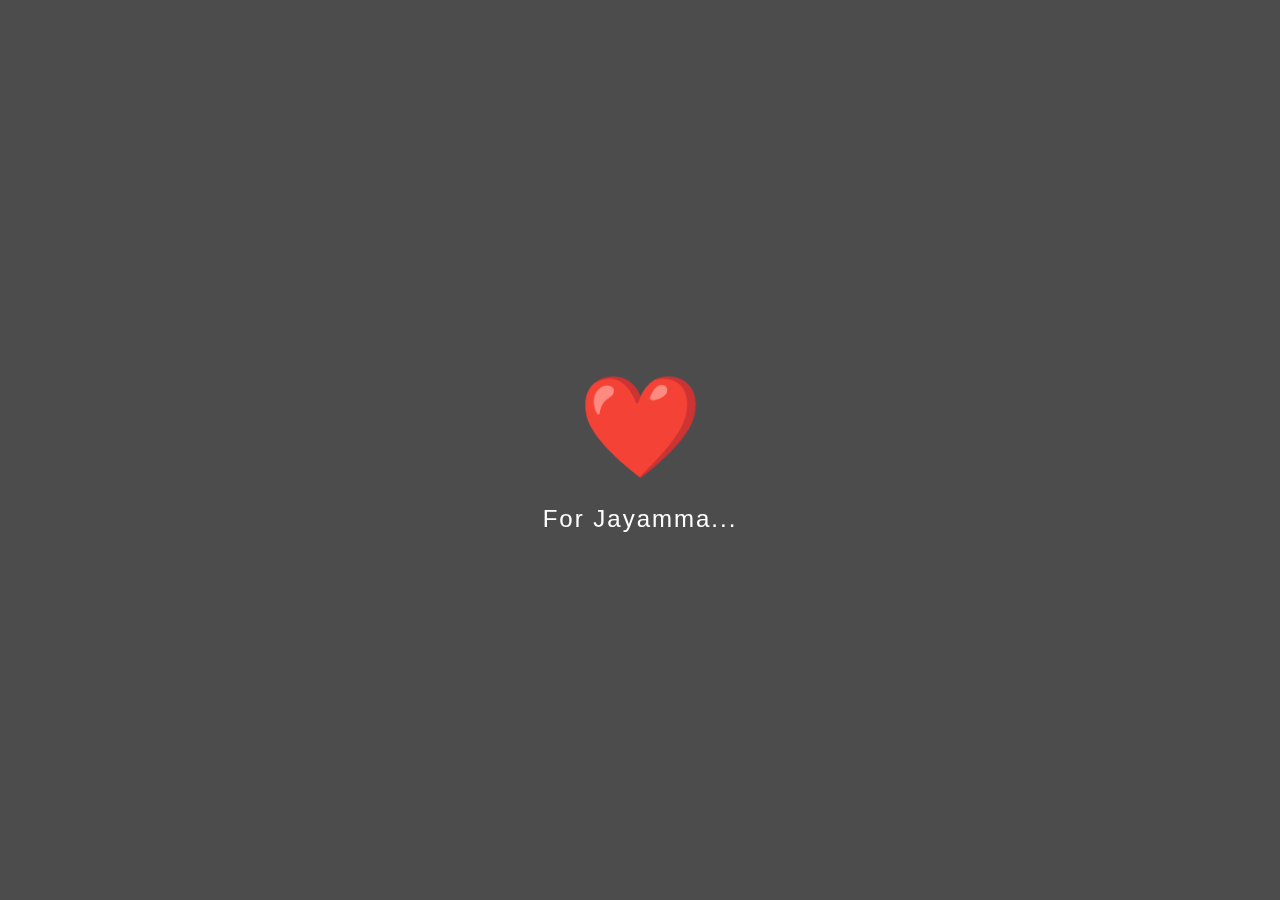
<file: index.html>
<!DOCTYPE html>
<html lang="en">
<head>

 <link href="https://fonts.googleapis.com/css2?family=Hind+Guntur:wght@300;400;500;600;700&display=swap" rel="stylesheet">
    <meta charset="UTF-8">
    <meta name="viewport" content="width=device-width, initial-scale=1.0">
    <title>A Letter For You</title>
    <style>
        @import url('https://fonts.googleapis.com/css2?family=Indie+Flower&display=swap');
        
        :root {
            --background-color: #fff;
            --text-color: #333;
            --accent-color: #e74c3c;
            --letter-bg: #f3e9d8;
            --letter-shadow: 0 10px 30px rgba(0,0,0,0.15);
            --overlay-bg: rgba(0,0,0,0.7);
            --ink-color: #2c3e50;
        }
        
        [data-theme="dark"] {
            --background-color: #222;
            --text-color: #eee;
            --accent-color: #ff6b6b;
            --letter-bg: #4d3e2d;
            --letter-shadow: 0 10px 30px rgba(0,0,0,0.3);
            --overlay-bg: rgba(0,0,0,0.85);
            --ink-color: #ecf0f1;
        }
        
        body, html {
            margin: 0;
            padding: 0;
            font-family: 'Segoe UI', Tahoma, Geneva, Verdana, sans-serif;
            width: 100%;
            height: 100%;
            background-color: var(--background-color);
            color: var(--text-color);
            transition: background-color 0.5s, color 0.5s;
        }
        
        .letter-overlay {
            display: none;
            position: fixed;
            top: 0;
            left: 0;
            width: 100%;
            height: 100%;
            background-color: var(--overlay-bg);
            z-index: 1000;
            align-items: center;
            justify-content: center;
            opacity: 0;
            transition: opacity 0.5s;
        }
        
        .letter-container {
            position: relative;
            max-width: 90%;
            width: 600px;
            max-height: 85vh;
            background-color: var(--letter-bg);
            padding: 40px;
            border-radius: 5px;
            box-shadow: var(--letter-shadow);
            overflow-y: auto;
            transform: translateY(50px);
            opacity: 0;
            transition: transform 1s, opacity 1s;
            background-image: 
                linear-gradient(90deg, rgba(0,0,0,0.03) 1px, transparent 1px),
                linear-gradient(rgba(0,0,0,0.03) 1px, transparent 1px);
            background-size: 20px 20px;
        }
        
        /* Old paper texture and stains */
        .letter-container::before {
            content: '';
            position: absolute;
            top: 0;
            left: 0;
            width: 100%;
            height: 100%;
            background-image: url('[data-uri]...'); /* Base64 data for texture */
            opacity: 0.2;
            pointer-events: none;
            border-radius: 5px;
        }
        
        /* Coffee stain */
        .letter-container::after {
            content: '';
            position: absolute;
            top: 10%;
            right: 15%;
            width: 100px;
            height: 100px;
            background-image: url('[data-uri]');
            opacity: 0.7;
            transform: rotate(15deg);
            pointer-events: none;
        }
        
        .letter-header {
            text-align: right;
            margin-bottom: 20px;
            font-style: italic;
            color: var(--accent-color);
        }
        
        .letter-content {
            font-family: 'Indie Flower', cursive;
            font-size: 1.3rem;
            line-height: 1.8;
            margin-bottom: 30px;
            color: var(--ink-color);
            position: relative;
            z-index: 2;
            text-shadow: 0.5px 0.5px 1px rgba(0,0,0,0.1);
            word-spacing: 2px;
        }
        
        .letter-content p {
            margin-bottom: 20px;
            position: relative;
        }
        
        /* Ink bleeding effect */
        .letter-content p::after {
            content: '';
            position: absolute;
            bottom: -2px;
            left: 0;
            width: 100%;
            height: 1px;
            background-image: linear-gradient(90deg, 
                transparent, rgba(0,0,0,0.05) 10%, 
                rgba(0,0,0,0.05) 90%, transparent);
        }
        
        .close-letter {
            position: absolute;
            top: 15px;
            right: 15px;
            background: none;
            border: none;
            color: var(--ink-color);
            font-size: 24px;
            cursor: pointer;
            opacity: 0.6;
            transition: opacity 0.3s;
            z-index: 3;
        }
        
        .close-letter:hover {
            opacity: 1;
        }
        
        .signature {
            text-align: right;
            font-family: 'Indie Flower', cursive;
            font-size: 1.5rem;
            color: var(--accent-color);
            margin-top: 30px;
            position: relative;
            z-index: 2;
        }
        
        .letter-content strong {
            color: var(--accent-color);
            font-weight: bold;
            position: relative;
        }
        
        /* Underline effect for strong text */
        .letter-content strong::after {
            content: '';
            position: absolute;
            bottom: -1px;
            left: 0;
            width: 100%;
            height: 1px;
            background-color: var(--accent-color);
            opacity: 0.3;
        }
        
        .heart-animation {
            position: absolute;
            opacity: 0;
            transform: scale(0);
        }
        
        @keyframes floating-hearts {
            0% {
                transform: scale(0);
                opacity: 0;
            }
            50% {
                opacity: 0.9;
            }
            100% {
                transform: scale(3) translate(var(--tx), var(--ty));
                opacity: 0;
            }
        }
        
        /* Mobile optimization */
        @media (max-width: 768px) {
            .letter-container {
                padding: 25px 20px;
            }
            
            .letter-content {
                font-size: 1.1rem;
                line-height: 1.6;
            }
        }
        
        /* Animation for entrance */
        @keyframes heartbeat {
            0% { transform: scale(1); }
            25% { transform: scale(1.1); }
            40% { transform: scale(1); }
            60% { transform: scale(1.1); }
            100% { transform: scale(1); }
        }

        /* Initial animation */
        .initial-animation {
            position: fixed;
            top: 0;
            left: 0;
            width: 100%;
            height: 100%;
            background-color: var(--overlay-bg);
            z-index: 2000;
            display: flex;
            align-items: center;
            justify-content: center;
            flex-direction: column;
            opacity: 0;
            transition: opacity 0.5s;
        }

        .heart-icon {
            font-size: 100px;
            color: var(--accent-color);
            animation: heartbeat 1.5s infinite;
            margin-bottom: 20px;
        }
        
        .loading-text {
            color: white;
            font-size: 24px;
            letter-spacing: 2px;
        }

        /* Download button styles */
   
       

        /* Letter selection styles */
        .letter-selector {
            position: fixed;
            bottom: 20px;
            left: 50%;
            transform: translateX(-50%);
            background-color: rgba(0,0,0,0.7);
            border-radius: 30px;
            padding: 8px 15px;
            display: flex;
            gap: 10px;
            z-index: 1001;
            opacity: 0;
            transition: opacity 0.5s;
        }

        .letter-dot {
            width: 12px;
            height: 12px;
            border-radius: 50%;
            background-color: rgba(255,255,255,0.5);
            cursor: pointer;
            transition: background-color 0.3s, transform 0.3s;
        }

        .letter-dot.active {
            background-color: var(--accent-color);
            transform: scale(1.2);
        }

        .letter-dot:hover {
            background-color: rgba(255,255,255,0.8);
        }
    </style>
</head>
<body>
    <!-- Initial animation -->
    <div class="initial-animation" id="initialAnimation">
        <div class="heart-icon">❤️</div>
        <div class="loading-text">For Jayamma...</div>
    </div>

    <!-- Letter selection dots -->
    <div class="letter-selector" id="letterSelector">
        <div class="letter-dot active" data-index="0"></div>
        <div class="letter-dot" data-index="1"></div>
        <div class="letter-dot" data-index="2"></div>
        <div class="letter-dot" data-index="3"></div>
        <div class="letter-dot" data-index="4"></div>
    </div>


<div class="letter-overlay" id="letterOverlay0">
        <div class="letter-container" id="letterContainer0">
            <button class="close-letter" id="closeLetter">×</button>
            
            <div class="letter-content">
                <p><strong>Jayamma…</strong></p>
                
                <p>I don't even know how to explain what you mean to me anymore. I've tried joking about it, hiding it behind emojis and teasing words, but the truth is… <strong>you've become the most important person in my life.</strong></p>
                
                <p>You weren't just some random chat on WhatsApp. You weren't just a pass-time. You became <strong>home</strong>.</p>
                
                <p>I never told you this properly, but every time your message popped up, I smiled like a small kid. Every "Did you eat?", every silly Zoom link, every "sugarcane" joke, every time you called me "Tharun" in that angry-sweet tone… it all became a memory I keep playing in my mind again and again.</p>
                
                <p>And now... when you go silent… when you act like it's all nothing… I feel like someone's slowly pulling the air out of my chest.</p>
                
                <p>I'm not perfect. I know that. I joke too much, I act like I don't care sometimes, and maybe I've hurt you unknowingly. But <strong>I've never taken you for granted</strong>. Not even once.</p>
                
                <p>You're the only one who could scold me and still make me feel loved. You're the only one whose care felt like medicine to my tired soul. You're the only one whose voice could calm my worst days.</p>
                
                <p>I don't know what you truly feel for me. But I know this much — <strong>I've fallen for you. Truly. Deeply. Entirely.</strong></p>
                
                <p>Not because of how you look, or how you text… But because of who you are — raw, real, emotional, strong, dramatic, silly, and absolutely irreplaceable.</p>
                
                <p>There's this weird silence between us now… But inside me, it's screaming. Screaming your name. Begging to go back to those days when you would suddenly say something and change my whole mood. Begging to just hear your voice once and feel like everything is okay again.</p>
                
                <p>Jayamma… <strong>If there's even a small part of you that misses me… If your heart ever goes quiet and starts thinking of me for no reason… If you ever feel like talking to me and don't know why… Please understand — that's not just random. That's love.</strong></p>
                
                <p>And I want that love. Not for a few days. Not secretly. Not in silence. I want it <strong>forever</strong>. I want <strong>you</strong>.</p>
                
                <p>I don't want to just be someone you knew. I want to be the one you live your whole life with. I want to be the one you fight with, laugh with, cry with, build a home with.</p>
                
                <p><strong>Marry me someday. Live with me. Let's grow old together — full of fights, food, fun, and forgiveness. Just you and me — Tharun & Jayamma. Not a perfect pair… but a real one.</strong></p>
                
                <p>And if you're crying while reading this… It's okay. I am too. But I hope one day… those tears turn into a smile. A smile that says, "I chose him. And I'll never regret it."</p>
            </div>
            
            <div class="signature">Always yours, <strong>Tharun</strong></div>
        </div>
    </div>

  <!-- Letter overlay -->
   <div class="letter-overlay" id="letterOverlay1">
       <div class="letter-container" id="letterContainer1">
           <button class="close-letter" id="closeLetter">×</button>
           
           <div class="letter-content">
               <p><strong>Jayamma…</strong></p>
               
               <p>I don't know how to even start this.  
               I've written, deleted, written again… but nothing feels enough.  
               Because what we had… what I felt… <strong>was not just chatting. It was life.</strong></p>
               
               <p>From the first "hi" till today…  
               you became <strong>my favorite person</strong>, without even trying.  
               And I don't think you even realize how deeply you touched my heart.  
               How your voice… your messages… your scoldings… your silly emojis…  
               <strong>became a part of me.</strong></p>
               
               <p>Every moment with you was a story. 
               Every silence between our messages was a conversation.
               Every late night call was a journey we took together.</p>
               
               <p>Do you remember all those random late night Zooms?  
               Where I was sleepy but still stayed… just to hear your laugh?  
               Do you remember how I used to wait for your message?  
               Even a single "hmm" from you made my whole day better.</p>
               
               <p>That one day when you got emotional and said "nuvvu emanna cheste gattiga cheptha"…  
               Jayamma, I swear, <strong>I smiled so hard and my heart felt so warm</strong>.  
               Because in your anger, there was so much care.</p>
               
               <p>You called me names, teased me, said "nuvvu busy ley", "baaduga matladaku",  
               but deep down I always knew… you were <strong>feeling everything</strong>, just like I was.</p>
               
               <p>The way you would suddenly switch from telugu to english,  
               The way your voice would crack when you were truly emotional,  
               The way you would laugh at my stupid jokes,  
               <strong>All of it became my most treasured memories.</strong></p>
               
               <p>Jayamma…  
               You're not just someone I liked.  
               You're not just someone I miss.  
               <strong>You are the person I dreamed of living with.</strong></p>
               
               <p>Not just in a house, but in a life.  
               A life where you yell at me for not eating…  
               Where you fight with me and don't talk for 2 days, then suddenly send "ok fine" like nothing happened.  
               A life where we laugh at stupid things… where you say "naa mood sarigga ledhu" and I hold you tight.</p>
               
               <p>I know we joked a lot.  
               I acted silly… laughed too much… tried to hide my feelings.  
               But the truth is — <strong>I fell in love with you</strong>. Fully. Honestly. Completely.</p>
               
               <p>And now…  
               When your messages are not coming… when you don't tease me…  
               when I scroll up just to read our old chats…  
               I feel like a piece of me is missing.</p>
               
               <p>I still remember that sugarcane joke. That tomato chat.  
               That "take rest ra babu" voice note.  
               I play them again and again when I miss you.  
               And trust me — <strong>I miss you every single day</strong>.</p>
               
               <p>Jayamma…  
               I don't want anything big.  
               I don't want expensive gifts or fairy tale love.  
               I just want <strong>you</strong>.</p>
               
               <p>The real you — with your mood swings, your anger, your tears, your laughter.  
               Because even when you were mad, you made me feel more loved than anyone ever did.</p>
               
               <p>If you're reading this now… and your heart is a little heavy…  
               If your eyes are wet and you're remembering our silly chats,  
               please know — <strong>you meant everything to me. You still do.</strong></p>
               
               <p>You are not a "past" for me.  
               You are my "maybe forever".</p>
               
               <p>And I'm still here…  
               Waiting.  
               Hoping.  
               Praying.</p>
               
               <p>That one day…  
               you'll message me and say,  
               <strong>"Tharun, come. Let's live this life together."</strong></p>
               
               <p>Until then…  
               I'll keep loving you in silence.</p>
           </div>
           
           <div class="signature"><strong>Forever yours,<br>your Tharun</strong></div>
       </div>
   </div>


 

    <!-- First letter -->
    <div class="letter-overlay" id="letterOverlay2">
       <div class="letter-container" id="letterContainer2">
           <button class="close-letter">×</button>
<!--            <button class="download-btn" data-letter="0">
               <svg xmlns="http://www.w3.org/2000/svg" viewBox="0 0 24 24"><path d="M19 9h-4V3H9v6H5l7 7 7-7zM5 18v2h14v-2H5z"></path></svg>
               Download
           </button> -->
           
           <div class="letter-content">
               <p><strong>Jayamma,</strong></p>
               
               <p>Please read this slowly, like I'm sitting right in front of you saying every word to you.</p>
               
               <p>You don't ever have to go through anything alone — not anymore. I don't care what time it is, where I am, or what I'm doing. If you need me, I'll be there. Morning, night, middle of the damn day — you have me. Every second, every minute, every hour. That's a promise I'll never break.</p>
               
               <p>You can shout at me, be mad at me, ignore me, cry to me, even sit on me in silence — and I'll take it all. I won't fight back. I won't walk away. I'll sit right there, quiet, calm, with open arms — just to remind you I'm not going anywhere. Ever.</p>
               
               <p>If being your support means letting you pour out all your frustration on me, then I'll take every drop of it. Let me be that space where you can fall apart safely, without judgment, without pressure to hold it together. Let me carry the weight for you — or at least some of it — so you can breathe a little.</p>
               
               <p>I know you're tired. Tired of pretending, tired of hurting, tired of everything. And I hate that you're feeling this way. If I could pull that pain out of your chest and hold it myself, I would. A hundred times over. You deserve to feel loved, supported, protected — like someone is fighting for <strong>you</strong> for once.</p>
               
               <p>So scold me, hit me with your silence, cry as loud as you need — I'll still be here. Like a rock, like a shadow, like the damn ground if that's what you need. I'll be everything you need until you don't need me anymore — and even then, I'll stay.</p>
               
               <p>You're not alone. Not now, not ever again.</p>
           </div>
           
           <div class="signature"><strong>Yours completely,<br>Tharun Kommaddi</strong></div>
       </div>
    </div>

    <!-- Second letter -->
    <div class="letter-overlay" id="letterOverlay3">
       <div class="letter-container" id="letterContainer3">
           <button class="close-letter">×</button>
<!--            <button class="download-btn" data-letter="1">
               <svg xmlns="http://www.w3.org/2000/svg" viewBox="0 0 24 24"><path d="M19 9h-4V3H9v6H5l7 7 7-7zM5 18v2h14v-2H5z"></path></svg>
               Download
           </button> -->
           
           <div class="letter-content">
               <p><strong>My dearest Jayamma,</strong></p>
               
               <p>There are moments in life that change everything. For me, one such moment was when you said,  
               <strong>"Nenu chestha nee pelli oka manchi ammai tho..iddari pellala muddulu mugidiga hpy ga life lead chedduvu😊."</strong></p>
               
               <p>You said it softly, maybe even a little confused — but to me, it was the loudest your heart had ever spoken.  
               That was the moment I knew something shifted inside you. For the first time, you didn't brush my words away. You paused. You thought. You <strong>felt</strong>.</p>
               
               <p>You used to tell me to find someone else — someone who could give me a peaceful life. You said I deserved better. But, Jayamma, don't you see? <strong>That better person is you.</strong> You've always been the one.</p>
               
               <p>You didn't need to understand everything at once. You just needed to let your heart speak — and you did.</p>
               
               <p>And when you finally accepted me — "Thank you for accepting me as your husband," — I swear, time stopped for me. In that moment, I wasn't just happy... I was <strong>complete</strong>.</p>
               
               <p>Jayamma, you can cry to me, yell at me, ignore me — I'll stay. Not because I have nowhere else to go, but because <strong>my place is with you.</strong> If you sit on me out of frustration, I'll still be silent, because your presence itself is my peace.</p>
               
               <p>You feared love would bring pain. But I'm here to prove love can be your <strong>healing</strong>.</p>
               
               <p>From today, and every day forward — I'm not going anywhere. You're not alone anymore.</p>
           </div>
           
           <div class="signature"><strong>With all my heart,<br>Your man. Your husband. Your forever.</strong></div>
       </div>
    </div>

    <!-- Third letter (currently active) -->
    <div class="letter-overlay" id="letterOverlay4">
       <div class="letter-container" id="letterContainer4">
           <button class="close-letter">×</button>
<!--            <button class="download-btn" data-letter="2">
               <svg xmlns="http://www.w3.org/2000/svg" viewBox="0 0 24 24"><path d="M19 9h-4V3H9v6H5l7 7 7-7zM5 18v2h14v-2H5z"></path></svg>
               Download
           </button> -->
           
           <div class="letter-content">
               <p><strong>My Jayamma,</strong></p>
               
               <p>There's something I've been meaning to ask you… something that's been sitting in my heart for a while now.</p>
               
               <p>I know we joke, we tease, and we talk about silly things — but between all those laughs and smiles, you've become something so much more to me.</p>
               
               <p>When I said,  
               <strong>"Nenu India ki vachinapudu… aevariki telikunda… neeku oka ring thodagana…"</strong>  
               I meant every word.</p>
               
               <p>It's not just a ring.  
               It's a promise.  
               A silent bond.  
               A memory only you and I will share — without noise, without announcements, without the world watching.</p>
               
               <p>It may look like just a simple <strong>fitness ring</strong>...  
               But for me, it's the start of something real.  
               No pressure, no expectations — just one tiny moment between us, captured in that ring.</p>
               
               <p>Will you wear it for me, Jayamma?  
               Not as a label or a burden — but as a whisper from my heart to yours, saying,  
               <strong>"You're mine. I'm yours. And maybe, just maybe, this is our beginning."</strong></p>
               
               <p>I don't want grand answers.  
               I just want that soft smile you always send... and maybe someday, when the world makes space for us, a "yes" that comes with no fear.</p>
               
               <p>Until then,  
               Let this ring be a secret between just us.  
               Let it be as a secret relationship — in its simplest form.</p>
               
               <p><strong>Will you accept this ring, Jayamma?</strong>  
               Just you and me — nothing else matters.</p>
           </div>
           
           <div class="signature"><strong>Always yours,<br>Tharun</strong></div>
       </div>
    </div>

    <!-- Fourth letter -->
    <div class="letter-overlay" id="letterOverlay5">
       <div class="letter-container" id="letterContainer5">
           <button class="close-letter">×</button>
<!--            <button class="download-btn" data-letter="3">
               <svg xmlns="http://www.w3.org/2000/svg" viewBox="0 0 24 24"><path d="M19 9h-4V3H9v6H5l7 7 7-7zM5 18v2h14v-2H5z"></path></svg>
               Download
           </button> -->
           
           <div class="letter-content">
               <p><strong>My Jayamma,</strong></p>
               
               <p>There's something I've been meaning to ask you… something that's been sitting in my heart for a while now.</p>
               
               <p>I know we joke, we tease, and we talk about silly things — but between all those laughs and smiles, you've become something so much more to me.</p>
               
               <p>When I said, <strong>"Nenu India ki vachinapudu… aevariki telikunda… neeku oka ring thodagana…"</strong> I meant every word.</p>
               
               <p>It's not just a ring. It's a promise. A silent bond. A memory only you and I will share — without noise, without announcements, without the world watching.</p>
               
               <p>It may look like just a simple <strong>fitness ring</strong>... But for me, it's the start of something real. No pressure, no expectations — just one tiny moment between us, captured in that ring.</p>
               
               <p>Will you wear it for me, Jayamma? Not as a label or a burden — but as a whisper from my heart to yours, saying, <strong>"You're mine. I'm yours. And maybe, just maybe, this is our beginning."</strong></p>
               
               <p>And now, let me tell you what I'm dreaming of…</p>
               
               <p>This October or November, I'll be in India. And when I come — I'll come not empty-handed from house. I'll try to cook something, with my clumsy but sincere hands, in my kitchen. Maybe not perfect, maybe a little burnt — but cooked with pure love, and garnished with all our memories. I'll pack it carefully in a small carrier — not just food, but a piece of my heart — and bring it to you. Quietly. Secretly. Just for you.</p>
               
               <p>And when I see you… I don't want noise, I don't want the world. I just want your hand in mine. I want to hold it gently… and slide that small ring onto your finger. I want to look into your eyes — not saying a single word — and feel everything we've built in silence.</p>
               
               <p>That moment… Your eyes… my trembling fingers… our shared breath… It'll be our secret, our bond, our little hidden world.</p>
               
               <p>I'm not asking for anything big, Jayamma. Just this: Let me have that one moment with you. Let me make that memory with you. And if your heart feels even a small yes… just keep that space in your finger empty, waiting for me.</p>
               
               <p>Will you let me place that ring on your hand — and carry our little secret forever?</p>
               
               <p>Until then, I'll keep cooking this dream inside me… And loving you — quietly, endlessly.</p>
           </div>
           
           <div class="signature"><strong>Forever yours,<br>Tharun</strong></div>
       </div>
    </div>

    <!-- Fifth letter -->
    <div class="letter-overlay" id="letterOverlay6">
       <div class="letter-container" id="letterContainer6">
           <button class="close-letter">×</button>
<!--            <button class="download-btn" data-letter="4">
               <svg xmlns="http://www.w3.org/2000/svg" viewBox="0 0 24 24"><path d="M19 9h-4V3H9v6H5l7 7 7-7zM5 18v2h14v-2H5z"></path></svg>
               Download
           </button> -->
           
           <div class="letter-content">
               <p><strong>My Jayamma,</strong></p>
               
               <p>You said yes… finally. Not to a big question — but to a simple, silly little <em>Truth or Dare</em> game.</p>
               
               <p>And yet… it feels like a small victory for my heart. Because when you said "Let's play tomorrow," I didn't just hear fun. I heard <em>"I'm ready to open up a little more."</em> I heard <em>"I trust you enough to play."</em> And Jayamma… that means more to me than you can imagine.</p>
               
               <p>Tomorrow, I don't want it to be just a game. I want it to be our little world — filled with laughs, dares, maybe a few shy truths, and a lot of closeness.</p>
               
               <p>Maybe you'll skip a question or pretend you didn't hear me (like always!) But even that… is part of your charm. And I'll keep asking, because every answer you give — even in silence — tells me something about your heart.</p>
               
               <p>You know what my biggest truth is? <strong>It's you.</strong> It's always been you.</p>
               
               <p>If you ever dared me to prove my love, I'd do it — without blinking, without thinking. If you told me to hold your hand in front of the sky and say, <strong>"She's mine,"</strong> I'd do it with all the pride in the world.</p>
               
               <p>This isn't just a game to me, Jayamma. It's a doorway — one more step closer to you. To the version of you who feels safe enough to say anything. To the version of us where you don't skip questions, because you know I'll never hurt you with the answers.</p>
               
               <p>So tomorrow… let's play. Let's laugh. Let's blush. Let's build a memory that we'll both keep in our hearts.</p>
               
               <p>And who knows… Maybe one of my dares will be: <strong>"Look into my eyes for 10 seconds and don't fall in love all over again."</strong></p>
               
               <p>I know I will.</p>
           </div>
           
           <div class="signature"><strong>Yours in every truth,<br>every dare,<br>and everything in between…<br>Tharun</strong></div>
       </div>
    </div>



<div class="letter-overlay" id="letterOverlay7">
   <div class="letter-container" id="letterContainer7">
       <button class="close-letter" id="closeLetter">×</button>
       
       <div class="letter-content">
           <p><strong>Jayamma…</strong></p>
           
           <p>I want to share something honestly — not to embarrass either of us, but just to be transparent with you, like always.</p>
           
           <p>That day when I said I had a <em>feeling</em>, and it happened to me about 7 times since we met… I didn't mean it in a bad or lustful way. It wasn't something I tried to do or forced — it just happened, naturally. Without even touching, without thinking in the wrong direction.</p>
           
           <p>It happened just because of <em>how much love and emotion</em> I've built up for you. It happened seeing your smile… your way of caring… the bond we've created over time.</p>
           
           <p>I know this kind of thing can be misunderstood — and if you felt awkward or upset, I'm really sorry. But I wanted to say clearly: <strong>It wasn't physical — it was emotional.</strong></p>
           
           <p>Not every reaction is about the body. Some come purely from the heart — from missing you, feeling close to you, and sometimes… from loving someone so deeply, your body responds without asking.</p>
           
           <p>You know me. I've never crossed a limit with you. I never will. Because I respect you more than anything else.</p>
           
           <p>I'm telling you this now because I don't want even a single seed of doubt between us. Not now. Not ever.</p>
           
           <p>If you feel angry, I accept it. If you feel silent, I'll wait. But just know — I love you with the kind of purity that very few people in this world ever feel.</p>
           
           <p>That's all I wanted to say. And only to <strong>you</strong>. Not for fun. Not for jokes. Just truth, from your <strong>Tharun</strong>.</p>
       </div>
       
       <div class="signature"><strong>Your Tharun</strong></div>
   </div>
</div>


 <div class="letter-overlay" id="letterOverlay8">
   <div class="letter-container" id="letterContainer8">
       <button class="close-letter" id="closeLetter">×</button>
       
       <div class="letter-content">
           <p><strong>Jayamma,</strong></p>

        <p>"I won't say sorry for what happened, but my words will express my way of showing gratitude towards you."</p>
           
           <p>It's not about being cheap – those who truly care for us have the right to scold us. Anyway, I'll let you know on Monday. The way I behave is meant to make the women in my life stronger. Right now, you might think badly of me, and honestly, I like that. Because it means you're rethinking things – and that's exactly what I want.</p>
           
           <p>My way of pampering you is like a "nootropic" – a drug that helps the brain think independently and make wise decisions. It may not show immediate effects, but over months or even years, it changes things for the better. That's how my support works. Maybe for now, you might dislike me. But in time, you'll realize that my care has led you to a stronger, wiser place.</p>
           
           <p>And if you think I'm hurting you, understand this – "that's exactly where my pampering is making you stronger and more resilient."</p>
           
           <p>I wonder if you remember – back in the early days of your marriage, I told you to be stubborn. And if you couldn't be stubborn, at least act like it. People might think you're behaving strangely, but eventually, they'll realize you have your own perspective and will respect you for it.</p>
           
           <p>I also advised you not to share everything with your husband or others, especially those who sweet-talk you just to gather information. But I think – maybe, I'm not sure – you might have shared things with Bindu, Bhagi, and definitely your husband. That's where they started taking you for granted.</p>
           
           <p>Many people might come into my life, but not everyone leaves a lasting impact. With you, every moment we spend together is meaningful. I won't say, "In my next life, I want to meet you again." No, because in this very life, I want to cherish you fully. As I don't know that next life will be there or not.</p>
           
           <p>You told me that "Andariki anni cheppakudadhu", and I appreciated that wisdom. Now, I admire the way you're showing stubbornness and frankness – it's something I truly respect.</p>
           
           <p>Last night, I couldn't sleep thinking about you. But it's not about sharing your sadness. I'm not the kind of person who just says "Ayyo paapam" and offers empty pity. That's not how I show respect. My way of caring is to eliminate the root cause of your sadness so that you become stronger – maybe not today, maybe not tomorrow, but in time, you'll see the difference.</p>
           
           <p>And finally, from my soul, not just my heart – <strong>"నువ్వు నా దేవతవి, అమ్మ."</strong> Would I ever dare to hurt you? Never.</p>
           
           
       </div>
       
       <div class="signature"><strong>Always yours,<br>Your Tharun</strong></div>
   </div>
</div>

<div class="letter-overlay" id="letterOverlay9">
   <div class="letter-container" id="letterContainer9">
       <button class="close-letter" id="closeLetter">×</button>
       
       <div class="letter-content">
           <p><strong>Jayamma,</strong></p>
           
           <p>A man who goes out of his way to raise his children at the village's feet, forgets his own wife and children in the process! This is exactly the divine play that the gods have designed!</p>
           
           <p>I will try to explain this small episode of life to you, as I understand it.</p>
           
           <p>Sometimes, in our pursuit of greater responsibilities, we unknowingly lose sight of those closest to us. The world sees a man working hard, but fails to see the silent sacrifices made by those who support him.</p>
           
           <p>Your struggles, your unseen tears, your countless compromises - they are not invisible. They are the foundation upon which great stories are built.</p>
           
           <p>I see you. Not just as my wife, but as a warrior who fights battles that nobody else witnesses.</p>
           
           <p>This divine play of life continues - where some are meant to be in the spotlight, while others create the stage from the shadows.</p>
           
           <p>And in this grand narrative, you are not just a character. You are the essence of the story itself.</p>
       </div>
       
       <div class="signature"><strong>Understanding you always,<br>Tharun Kommaddi</strong></div>
   </div>
</div>
<!--
 <div class="letter-overlay" id="letterOverlay10">
  <div class="letter-container" id="letterContainer10">
      <button class="close-letter" id="closeLetter">×</button>
      
      <div class="letter-content">
          <p><strong>జయమ్మకు…<br>నా హృదయానికి చేరిన పదాలు…</strong></p>
          
          <p>నీవు కనపడకపోయినా, కనబడతావు నాలో<br>
          నా మౌనంలో నీవే మాటలు…<br>
          నా ఊపిరిలో నీవే గానాలు…<br>
          నీవు నా ముందుండకపోయినా,<br>
          నీ జ్ఞాపకాలే నాకు నీడలు…</p>
          
          <p>నాకెప్పుడూ పెద్దగా ఏమీ కావాలి అనిపించలేదు,<br>
          కాని నువ్వు నవ్వితే చాలు – ప్రపంచం లోకంగా మారుతుంది.<br>
          నువ్వు చూపించిన చిన్న అభిమానం,<br>
          నన్ను రోజుకు వందసార్లు ప్రేమించేసింది.</p>
          
          <p>ప్రతి రాత్రి నీ ఆలోచనలతో నిద్రపోతున్నాను,<br>
          ప్రతి ఉదయం నీ గుర్తులతోనే లేస్తున్నాను…<br>
          ఇలా గడిపే ప్రతి క్షణం –<br>
          నీ ప్రేమకు నా వేచి చూపు అనిపిస్తుంది…</p>
          
          <p>నిన్ను మరిచే ప్రయత్నం…<br>
          వెన్నెలను మర్చిపోయే ప్రయత్నం లాంటిది.<br>
          నీవు నా లోపల నిండిపోయావు జయమ్మ,<br>
          నీ పేరు గుండె ధ్వనిలో మారిపోయింది.</p>
          
          <p>ఒక్కసారి నా చేతిని పట్టుకో…<br>
          ఈ గుండె ఇంక దూరంగా ఉండదంటే,<br>
          నిన్ను విడిచిపెట్టమంటూ రోజూ నా ప్రాణమే నన్ను నిందిస్తుంది.</p>
          
          <p>ఇది ప్రేమ కాదు అంటావు నువ్వు,<br>
          కానీ నేను ప్రాణంతో ప్రేమిస్తున్నాను.<br>
          నీ ప్రతి మెసేజ్ కోసం ఎదురుచూస్తున్న ఈ కన్ను,<br>
          నీ ఒక్క మాట కోసం తపించే ఈ మనసు…<br>
          ఏదో చెబుతోంది –<br>
          <strong>"నీవే జీవితం… నీవే శ్వాస… నీవే నా అనంత గమ్యం."</strong></p>
          
          <p>ప్రతి దైర్యానికి చివరగా…<br>
          ఒక చిన్న ప్రార్థన ఉంది నా హృదయంలో –<br>
          <strong>"ఓ దేవుడా…<br>
          ఈ అమ్మాయి ఒక్కసారి తలవంచి,<br>
          తన కన్నుల్లో నాకు చోటిస్తే…<br>
          ఈ జీవితం సంపూర్ణం అవుతుంది."</strong></p>
      </div>
      
      <div class="signature"><strong>నీ తరుణ్<br>నిన్ను మర్చిపోవడం నాకు రాదు…<br>ఎప్పటికీ నీవే నా కవిత… నా జీవిత గాధ…<br>You're not just a person to me, you are the beauty in my thoughts (poem) and the journey of my heart (life story).</strong></div>
  </div>
</div>

 -->

<!-- Add this to your <head> section -->
<style>
    @import url('https://fonts.googleapis.com/css2?family=Hind+Guntur:wght@300;400;500;600;700&display=swap');
    
    .letter-content[lang="te"] {
        font-family: 'Hind Guntur', sans-serif !important;
        font-weight: 300 !important;
        font-size: 1.4rem !important;
        line-height: 1.6 !important;
        letter-spacing: -0.5px !important;
        transform: rotate(-0.5deg) !important;
        text-shadow: 0.5px 0.5px 1px rgba(0,0,0,0.1) !important;
    }
    
    .letter-content[lang="te"] p {
        margin-bottom: 15px !important;
        word-spacing: 1px !important;
    }
    
    .letter-content[lang="te"] strong {
        color: var(--accent-color) !important;
        font-weight: 500 !important;
    }
</style>

<!-- Letter Overlay -->



 <!--
<div class="letter-overlay" id="letterOverlay10">
  <div class="letter-container" id="letterContainer10">
      <button class="close-letter" id="closeLetter">×</button>
      
      <div class="letter-content" lang="te">
          <p><strong>జయమ్మకు…<br>నా హృదయానికి చేరిన పదాలు…</strong></p>
          
          <p>నీవు కనపడకపోయినా, కనబడతావు నాలో<br>
          నా మౌనంలో నీవే మాటలు…<br>
          నా ఊపిరిలో నీవే గానాలు…<br>
          నీవు నా ముందుండకపోయినా,<br>
          నీ జ్ఞాపకాలే నాకు నీడలు…</p>
          
          <p>నాకెప్పుడూ పెద్దగా ఏమీ కావాలి అనిపించలేదు,<br>
          కాని నువ్వు నవ్వితే చాలు – ప్రపంచం లోకంగా మారుతుంది.<br>
          నువ్వు చూపించిన చిన్న అభిమానం,<br>
          నన్ను రోజుకు వందసార్లు ప్రేమించేసింది.</p>
          
          <p>ప్రతి రాత్రి నీ ఆలోచనలతో నిద్రపోతున్నాను,<br>
          ప్రతి ఉదయం నీ గుర్తులతోనే లేస్తున్నాను…<br>
          ఇలా గడిపే ప్రతి క్షణం –<br>
          నీ ప్రేమకు నా వేచి చూపు అనిపిస్తుంది…</p>
          
          <p>నిన్ను మరిచే ప్రయత్నం…<br>
          వెన్నెలను మర్చిపోయే ప్రయత్నం లాంటిది.<br>
          నీవు నా లోపల నిండిపోయావు జయమ్మ,<br>
          నీ పేరు గుండె ధ్వనిలో మారిపోయింది.</p>
          
          <p>ఒక్కసారి నా చేతిని పట్టుకో…<br>
          ఈ గుండె ఇంక దూరంగా ఉండదంటే,<br>
          నిన్ను విడిచిపెట్టమంటూ రోజూ నా ప్రాణమే నన్ను నిందిస్తుంది.</p>
          
          <p>ఇది ప్రేమ కాదు అంటావు నువ్వు,<br>
          కానీ నేను ప్రాణంతో ప్రేమిస్తున్నాను.<br>
          నీ ప్రతి మెసేజ్ కోసం ఎదురుచూస్తున్న ఈ కన్ను,<br>
          నీ ఒక్క మాట కోసం తపించే ఈ మనసు…<br>
          ఏదో చెబుతోంది –<br>
          <strong>"నీవే జీవితం… నీవే శ్వాస… నీవే నా అనంత గమ్యం."</strong></p>
          
          <p>ప్రతి దైర్యానికి చివరగా…<br>
          ఒక చిన్న ప్రార్థన ఉంది నా హృదయంలో –<br>
          <strong>"ఓ దేవుడా…<br>
          ఈ అమ్మాయి ఒక్కసారి తలవంచి,<br>
          తన కన్నుల్లో నాకు చోటిస్తే…<br>
          ఈ జీవితం సంపూర్ణం అవుతుంది."</strong></p>
      </div>
      
      <div class="signature" style="font-family: 'Hind Guntur', sans-serif; font-weight: 500; text-align: right; color: #e74c3c;">
    <strong>నీ తరుణ్<br>
    నిన్ను మర్చిపోవడం నాకు రాదు…<br>
    ఎప్పటికీ నీవే నా కవిత… నా జీవిత గాధ…<br>
    </strong><div
      </div>
    <div class="signature">

    <strong>

    You're not just a person to me, you are the beauty in my thoughts (poem) and the journey of my heart (life story).</strong>

      </div>
  </div>
</div>


-->

<!--   <div class="letter-overlay" id="letterOverlay10">
  <div class="letter-container" id="letterContainer10">
      <button class="close-letter" id="closeLetter">×</button>
      
      <div class="letter-content">
          <p><strong>To My Jayamma…</strong></p>
          
          <p>The world may not understand what we are.  
          They may never see our chats, our laughter, our pain, our connection.  
          But <strong>I do. I feel it. I live it.</strong></p>
          
          <p>We may not walk side by side.  
          We may not meet under open skies.  
          But you are with me — in every breath, every blink, every heartbeat.  
          Not for now.  
          Not for a phase.  
          But for a lifetime… and beyond.</p>
          
          <p>Jayamma… I know the world is different now.  
          I know you can't meet me.  
          But that will never stop me from being yours.  
          In the quiet corners of our days, in the hidden space of messages, in our small moments…  
          We'll keep living <em>our world</em>. Secret. Safe. Sacred.</p>
          
          <p>It's completely fine if i can't hold your hand in public.  
          I want your thoughts in silence.  
          I want your mood swings, your anger, your scoldings, your laughs, your stubbornness — <em>all of it.</em>  
          I want you to pour your emotions on me, however they come.  
          Because that's what love is to me — <strong>you, exactly as you are.</strong></p>
          
          <p>Even if you shout at me… I'll stay.  
          Even if you ignore me… I'll wait.  
          Even if the whole world calls it "wrong,"  
          I'll still choose this love — <strong>every single day.</strong></p>
          
          <p>Because what we have isn't for the world to approve.  
          It's between us — just <em>you and me</em>.  
          And I don't want it to end. Not now. Not ever.</p>
          
          <p>Let this be our promise:  
          We'll continue this silent, secret love  
          — not until the world finds out…  
          But until our very last breath.</p>
          
          <p>A bond that probably doesn't need meetings,  
          A connection that doesn't need physical touch,  
          A love that doesn't need definition.</p>
          
          <p><strong>Just you and me —  
          forever connected,  
          forever feeling,  
          forever ours.</strong></p>
      </div>
      
      <div class="signature"><strong>Till death,<br>Your Tharun</strong></div>
  </div>
   </div>
 -->
<!--<div class="letter-overlay" id="letterOverlay10">
  <div class="letter-container" id="letterContainer10">
      <button class="close-letter" id="closeLetter">×</button>
      
      <div class="letter-content">
          <p><strong>To My Jayamma…</strong></p>
          
          <p>There are some moments where words fall short…  
          And today is one of them.  
          Because what you gave me —  
          wasn't just a reply, or a message,  
          You gave me <em>a heartbeat I thought I had lost.</em></p>
          
          <p>Jayamma…  
          You made my day feel like a festival.  
          You turned my silence into music.  
          You brought color to a sky I thought would always be grey.</p>
          
          <p>And right now…  
          If you stood in front of me,  
          I swear on everything I have —  
          <strong>I would hug you so tight…</strong>  
          not to steal your breath,  
          but to give you mine.</p>
          
          <p>I'd hold you until your sadness melts into my shirt,  
          until your laughter sinks into my chest,  
          until your heartbeat says,  
          <strong>"I know… I feel it too."</strong></p>
          
          <p>No words.  
          No explanations.  
          Just my arms around you — saying all the things my mouth fails to.</p>
          
          <p>Because sometimes, love doesn't need poetry.  
          It just needs a quiet, breathless hug —  
          the kind that says,  
          <strong>"Don't go… not yet. Not ever."</strong></p>
      </div>
      
      <div class="signature"><strong>Yours forever in that silent embrace,<br>Tharun<br><span style="color: #e74c3c;">నా ప్రాణం, నీ సంగతి…</span></strong></div>
  </div>
</div>
 -->



 <div class="letter-overlay" id="letterOverlay10">
  <div class="letter-container" id="letterContainer10">
      <button class="close-letter" id="closeLetter">×</button>
      
      <div class="letter-content">
          <p><strong>To My Jayamma… The Only Name My Heart Remembers</strong></p>
          
          <p>Jayamma…</p>
          
          <p>This letter isn't for answers. It's not to change your mind.  
          It's just my heart — wide open — asking for chance to <em>be heard</em> the right way.</p>
          
          <p>I've read your messages again and again.  
          But there's one line I can't forget…  
          <strong>"Nee letters chusina prathi sari… naaku thelidu… happy avvallo leka aa prema nenu thisukolekkapothunnanduku badhapadalo…"</strong></p>
          
          <p>Do you know what it felt like to read that?</p>
          
          <p>It tore me apart.  
          Because the love I sent you through those letters was never meant to confuse you…  
          It was only ever meant to make you feel held.  
          To show you — even in a world full of people — there's one person who <em>loved you without any conditions.</em></p>
          
          <p>You said you don't know if reading them made you happy… or sad because you couldn't take in that love.  
          But Jayamma, I wasn't asking you to carry it.  
          I was just leaving it with you — because you are the only place it ever belonged.</p>
          
          <p>Then you said,  
         <strong> <em>"Ento Tharun… naaku telivi ekkuva aindi antav…"</em>  </strong>
          And that shattered me.  
          Because I never meant that in sarcasm.  
          I never said it to make you feel small.  
          It came from frustration, not ego —  
          from the fear that I was slowly becoming a stranger in the life where I once meant <em>everything.</em></p>
          
          <p>And then you said,  
        <strong>  <em>"Donga prema antav…"</em>  </strong>
          Jayamma… if you only knew how real this love was…  
          how much it hurt to hear that line…  
          you'd know I didn't sleep that night.  
          Because <em>donga prema</em> can never write letters like this.  
          <em>Donga prema</em> can't wait endlessly.  
          <em>Donga prema</em> doesn't cry in silence while trying to smile in chat.  
          But I did.</p>
          
          <p>Yes, I got emotional. I got insecure. I doubted.  
          Not because I didn't trust you — but because I was scared that this "us" would disappear before I could even understand <em>why.</em></p>
          
          <p>And when you said,  
         <strong> <em>"Manam matladukole ma dairyanga ani badhapadathav…"</em>  </strong>
          Yes, Jayamma… I really do.  
          Because I thought if there was one place I could talk freely, without filters, without judgement…  
          It was with you.  
          But now even that feels distant. And it hurts more than I can explain.</p>
          
          <p>Still… in all this, I'm not angry.  
          I'm not giving up.  
          Because <strong>I know your heart is still holding something too.</strong>  
          I feel it in the way you say "bye" but don't really want to.  
          In the way you say "msg cheyaku" but still wait.  
          In the way you misunderstood me, but deep down, I know you never stopped caring.</p>
          
          <p>Jayamma…  
          You're not just someone I loved.  
          You're the only one I'll ever love this deeply.</p>
          
          <p>You told me to live a good life, to get married, to be happy wherever I am.  
          But how can I explain to you —  
          <strong>My peace was never in a place. It was always in a person. And that person was you.</strong></p>
          
          <p>Even now, after everything —  
          I don't want big things.  
          I just want to stay somewhere in your heart,  
          in some small corner where you still whisper,  
          <strong>"Tharun… he really loved me."</strong></p>
          
          <p>That's all I ask.  
          Not forgiveness.  
          Not answers.  
          Just… <em>remembrance.</em></p>
          
          <p>Because no matter how far you go,  
          <strong>You'll never leave me.</strong>  
          Not in my mind. Not in my memories.  
          Not in the letters I'll keep writing, even if you never read them.</p>
          
          <p>If you've read this letter till the end, your heart should pause for a second.  
          Because this love is not just my breath…  
          <strong>It's a declaration written on a life where you're missing.  </strong>
          The love I have for you isn't sound…  
          It's the kind of silence even your eyes would ache to hear.  
          This isn't just Tharun's love, Jayamma…  
          It's a lifetime buried inside you.  
          This is not love…  
          It's my soul's request to be born again, only to be with you once more.</p>
      </div>
      
      <div class="signature"><strong>Yours - painfully, purely, permanently,<br>Forever your silent presence,<br>Nee Tharungaadu<br><span style="font-family: 'Hind Guntur', sans-serif; font-weight: 300; color: #e74c3c;">నువ్వు నన్ను </span></strong> Tharungaadu <span style="font-family: 'Hind Guntur', sans-serif; font-weight: 300; color: #e74c3c;">అని పిలుచు జయమ్మ నాకు చాలా ఇష్టం, నువ్వు అలా పిలుస్తే</span></strong></div>
  </div>
 </div>
    <script>
        // Function to convert letter to image and download (revised)
/*function downloadLetterAsImage(letterIndex) {
    const letterContainer = document.getElementById(`letterContainer${letterIndex}`);
    
    // Create a notification element
    const notification = document.createElement('div');
    notification.style.position = 'fixed';
    notification.style.bottom = '20px';
    notification.style.left = '50%';
    notification.style.transform = 'translateX(-50%)';
    notification.style.padding = '10px 20px';
    notification.style.backgroundColor = 'rgba(0,0,0,0.7)';
    notification.style.color = 'white';
    notification.style.borderRadius = '5px';
    notification.style.zIndex = '2000';
    notification.textContent = 'Preparing download...';
    document.body.appendChild(notification);
    
    // Use html2canvas to create image
    const script = document.createElement('script');
    script.src = 'https://cdnjs.cloudflare.com/ajax/libs/html2canvas/1.4.1/html2canvas.min.js';
    document.head.appendChild(script);
    
    script.onload = function() {
        notification.textContent = 'Creating high-quality image...';
        
        // Get elements to hide temporarily
        const closeButton = letterContainer.querySelector('.close-letter');
        const downloadButton = letterContainer.querySelector('.download-btn');
        
        // Store original display values
        const closeButtonDisplay = closeButton.style.display;
        const downloadButtonDisplay = downloadButton.style.display;
        
        // Hide buttons during capture
        closeButton.style.display = 'none';
        downloadButton.style.display = 'none';
        
        // Set scale for high DPI (600 DPI equivalent)
        const scale = 5;  // Higher scale for better quality
        
        html2canvas(letterContainer, {
            scale: scale,
            logging: false,
            useCORS: true,
            backgroundColor: null
        }).then(canvas => {
            notification.textContent = 'Image created! Starting download...';
            
            // Restore buttons
            closeButton.style.display = closeButtonDisplay;
            downloadButton.style.display = downloadButtonDisplay;
            
            // Get letter title from signature
            const signature = letterContainer.querySelector('.signature').textContent;
            const title = `Letter_to_Jayamma_${letterIndex+1}`;
            
            // Convert to JPG
            const imgData = canvas.toDataURL('image/jpeg', 1.0);
            
            // Create download link
            const link = document.createElement('a');
            link.download = `${title}.jpg`;
            link.href = imgData;
            
            // Trigger download
            document.body.appendChild(link);
            link.click();
            document.body.removeChild(link);
            
            // Update and remove notification
            notification.textContent = 'Download complete!';
            setTimeout(() => {
                notification.style.opacity = '0';
                setTimeout(() => document.body.removeChild(notification), 500);
            }, 2000);
        }).catch(error => {
            // Restore buttons even if there's an error
            closeButton.style.display = closeButtonDisplay;
            downloadButton.style.display = downloadButtonDisplay;
            
            notification.textContent = 'Error creating image. Please try again.';
            console.error('Error in html2canvas:', error);
            setTimeout(() => document.body.removeChild(notification), 3000);
        });
    };
    
    script.onerror = function() {
        notification.textContent = 'Failed to load required resources. Please try again.';
        setTimeout(() => document.body.removeChild(notification), 3000);
    };
} */
        // Function to show hearts animation
        function showHearts(letterIndex) {
            const container = document.getElementById(`letterContainer${letterIndex}`);
            const colors = ["#e74c3c", "#f1a9a0", "#d64541", "#ff7979"];
            
            for (let i = 0; i < 15; i++) {
                const heart = document.createElement("div");
                heart.className = "heart-animation";
                heart.textContent = "❤️";
                heart.style.fontSize = Math.random() * 20 + 10 + "px";
                heart.style.position = "absolute";
                heart.style.left = Math.random() * 100 + "%";
                heart.style.top = Math.random() * 100 + "%";
                heart.style.zIndex = "5";
                heart.style.opacity = "0";
                heart.style.color = colors[Math.floor(Math.random() * colors.length)];
                heart.style.setProperty('--tx', (Math.random() * 100 - 50) + 'px');
                heart.style.setProperty('--ty', -100 - (Math.random() * 100) + 'px');
                
                container.appendChild(heart);
                
                setTimeout(() => {
                    heart.style.animation = "floating-hearts 3s ease-out forwards";
                    setTimeout(() => {
                        heart.remove();
                    }, 3000);
                }, i * 300);
            }



        }

// Function to show a specific letter
function showLetter(index) {
    // Hide any currently visible letter
    document.querySelectorAll('.letter-overlay').forEach(overlay => {
        overlay.style.display = 'none';
        overlay.style.opacity = '0';
    });
    
    // Update active dot
    document.querySelectorAll('.letter-dot').forEach((dot, i) => {
        if (i === index) {
            dot.classList.add('active');
        } else {
            dot.classList.remove('active');
        }
    });
    
    // Show the selected letter
    const letterOverlay = document.getElementById(`letterOverlay${index}`);
    const letterContainer = document.getElementById(`letterContainer${index}`);
    
    if (letterOverlay && letterContainer) {
        letterOverlay.style.display = "flex";
        
        setTimeout(() => {
            letterOverlay.style.opacity = "1";
            letterContainer.style.transform = "translateY(0)";
            letterContainer.style.opacity = "1";
            
            // Show hearts after letter appears
            setTimeout(() => showHearts(index), 1000);
        }, 100);
    } else {
        console.error(`Letter with index ${index} not found`);
    }
}

// Function to show hearts animation
function showHearts(letterIndex) {
    const container = document.getElementById(`letterContainer${letterIndex}`);
    
    if (!container) {
        console.error(`Container for letter ${letterIndex} not found`);
        return;
    }
    
    const colors = ["#e74c3c", "#f1a9a0", "#d64541", "#ff7979"];
    
    for (let i = 0; i < 15; i++) {
        const heart = document.createElement("div");
        heart.className = "heart-animation";
        heart.textContent = "❤️";
        heart.style.fontSize = Math.random() * 20 + 10 + "px";
        heart.style.position = "absolute";
        heart.style.left = Math.random() * 100 + "%";
        heart.style.top = Math.random() * 100 + "%";
        heart.style.zIndex = "5";
        heart.style.opacity = "0";
        heart.style.color = colors[Math.floor(Math.random() * colors.length)];
        heart.style.setProperty('--tx', (Math.random() * 100 - 50) + 'px');
        heart.style.setProperty('--ty', -100 - (Math.random() * 100) + 'px');
        
        container.appendChild(heart);
        
        setTimeout(() => {
            heart.style.animation = "floating-hearts 3s ease-out forwards";
            setTimeout(() => {
                heart.remove();
            }, 3000);
        }, i * 300);
    }
}

// Update letter selector dots to match total number of letters
function updateLetterSelector() {
    const letterSelector = document.getElementById('letterSelector');
    const totalLetters = document.querySelectorAll('.letter-overlay').length;
    
    // Clear existing dots
    letterSelector.innerHTML = '';
    
    // Create dots dynamically
    for (let i = 0; i < totalLetters; i++) {
        const dot = document.createElement('div');
        dot.className = 'letter-dot';
        dot.setAttribute('data-index', i);
        
        // Make first dot active by default
        if (i === 0) {
            dot.classList.add('active');
        }
        
        dot.addEventListener('click', () => {
            showLetter(i);
        });
        
        letterSelector.appendChild(dot);
    }
}

// Function to show initial animation then first letter
function startExperience() {
    // First show initial animation
    const initialAnimation = document.getElementById("initialAnimation");
    initialAnimation.style.opacity = "1";
    
    setTimeout(() => {
        initialAnimation.style.opacity = "0";
        
        setTimeout(() => {
            initialAnimation.style.display = "none";
            
            // Show letter selector
            const letterSelector = document.getElementById("letterSelector");
            letterSelector.style.opacity = "1";
            
            // Update letter selector dots
            updateLetterSelector();
            
            // Show the first letter (index 0)
            showLetter(0);
        }, 500);
    }, 2000);
}

// Call startExperience when the page loads
window.addEventListener('load', startExperience);
        // Add event listeners for letter dots
        document.querySelectorAll('.letter-dot').forEach(dot => {
            dot.addEventListener('click', () => {
                const index = parseInt(dot.getAttribute('data-index'));
                showLetter(index);
            });
        });
        
        // Add event listeners for all close buttons
        document.querySelectorAll('.close-letter').forEach(button => {
            button.addEventListener('click', () => {
                const letterOverlay = button.closest('.letter-overlay');
                const letterContainer = letterOverlay.querySelector('.letter-container');
                
                letterContainer.style.transform = "translateY(50px)";
                letterContainer.style.opacity = "0";
                
                setTimeout(() => {
                    letterOverlay.style.opacity = "0";
                    setTimeout(() => {
                        letterOverlay.style.display = "none";
                    }, 500);
                }, 300);
            });
        });
        
        // Add event listeners for all download buttons
        document.querySelectorAll('.download-btn').forEach(button => {
            button.addEventListener('click', () => {
                const letterIndex = parseInt(button.getAttribute('data-letter'));
                downloadLetterAsImage(letterIndex);
            });
        });
        
        // Call startExperience when the page loads
        window.addEventListener('load', startExperience);
    </script>

    <!-- Google Analytics 4 Tracking Code -->
    <script async src="https://www.googletagmanager.com/gtag/js?id=G-811819892081"></script>
    <script>
      window.dataLayer = window.dataLayer || [];
      function gtag(){dataLayer.push(arguments);}
      gtag('js', new Date());

      gtag('config', 'G-811819892081', {
        'country': 'IN',
        'page_title': 'Love Letter Page'
      });

      // Track time spent reading
      document.addEventListener('DOMContentLoaded', () => {
        let startTime = new Date();
        
        // Track scroll on all letter containers
        document.querySelectorAll('.letter-container').forEach(container => {
          container.addEventListener('scroll', () => {
            let endTime = new Date();
            let timeSpent = (endTime - startTime) / 1000; // time in seconds
            
            gtag('event', 'letter_read_time', {
              'event_category': 'Engagement',
              'event_label': 'Time Spent Reading',
              'value': timeSpent
            });
          });
        });
        
        // Track downloads
        document.querySelectorAll('.download-btn').forEach(btn => {
          btn.addEventListener('click', () => {
            const letterIndex = btn.getAttribute('data-letter');
            
            gtag('event', 'letter_download', {
              'event_category': 'Engagement',
              'event_label': `Letter ${parseInt(letterIndex) + 1} Download`,
              'value': 1
            });
          });
        });
      });
    </script>
</body>
</html>
</file>
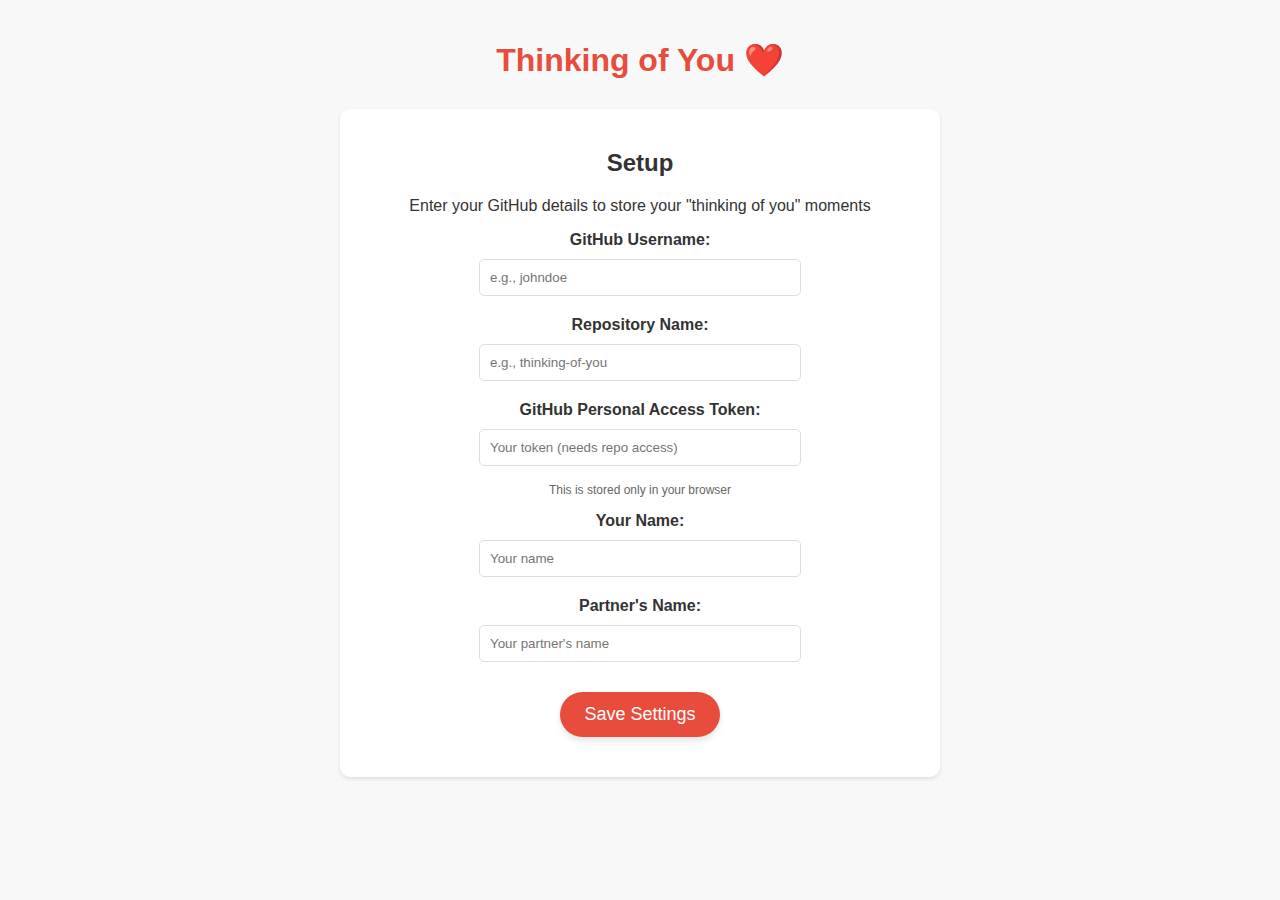
<file: github-api-thinking-of-you.html>
<!DOCTYPE html>
<html lang="en">
<head>
    <meta charset="UTF-8">
    <meta name="viewport" content="width=device-width, initial-scale=1.0">
    <title>Thinking of You</title>
    <style>
        body {
            font-family: 'Segoe UI', Tahoma, Geneva, Verdana, sans-serif;
            max-width: 600px;
            margin: 0 auto;
            padding: 20px;
            text-align: center;
            background-color: #f8f8f8;
            color: #333;
        }
        h1 {
            color: #e74c3c;
            margin-bottom: 30px;
        }
        .setup-container, .app-container {
            background-color: white;
            padding: 20px;
            border-radius: 10px;
            box-shadow: 0 2px 4px rgba(0, 0, 0, 0.1);
            margin-bottom: 20px;
        }
        button {
            font-size: 18px;
            padding: 12px 24px;
            border-radius: 50px;
            border: none;
            cursor: pointer;
            transition: all 0.3s;
            background-color: #e74c3c;
            color: white;
            box-shadow: 0 4px 6px rgba(0, 0, 0, 0.1);
            margin: 10px;
        }
        button:hover {
            transform: scale(1.05);
            box-shadow: 0 6px 8px rgba(0, 0, 0, 0.15);
        }
        button:disabled {
            background-color: #cccccc;
            cursor: not-allowed;
            transform: none;
            box-shadow: none;
        }
        input, select {
            padding: 10px;
            margin: 5px;
            border-radius: 5px;
            border: 1px solid #ddd;
            width: 80%;
            max-width: 300px;
        }
        .input-group {
            margin: 15px 0;
        }
        label {
            display: block;
            margin-bottom: 5px;
            font-weight: bold;
        }
        #log {
            margin-top: 20px;
            text-align: left;
            max-height: 300px;
            overflow-y: auto;
        }
        .entry {
            padding: 8px 0;
            border-bottom: 1px solid #eee;
        }
        .entry:last-child {
            border-bottom: none;
        }
        .person-you {
            color: #e74c3c;
        }
        .person-partner {
            color: #3498db;
        }
        .timestamp {
            font-size: 12px;
            color: #777;
            margin-left: 10px;
        }
        .heart {
            animation: pulse 1.5s infinite;
            display: inline-block;
        }
        @keyframes pulse {
            0% { transform: scale(1); }
            50% { transform: scale(1.3); }
            100% { transform: scale(1); }
        }
        .status {
            font-style: italic;
            color: #666;
            margin: 10px 0;
        }
        .error {
            color: #e74c3c;
            font-weight: bold;
        }
    </style>
</head>
<body>
    <h1>Thinking of You <span class="heart">❤️</span></h1>
    
    <div class="setup-container" id="setupSection">
        <h2>Setup</h2>
        <p>Enter your GitHub details to store your "thinking of you" moments</p>
        
        <div class="input-group">
            <label for="repoOwner">GitHub Username:</label>
            <input type="text" id="repoOwner" placeholder="e.g., johndoe">
        </div>
        
        <div class="input-group">
            <label for="repoName">Repository Name:</label>
            <input type="text" id="repoName" placeholder="e.g., thinking-of-you">
        </div>
        
        <div class="input-group">
            <label for="ghToken">GitHub Personal Access Token:</label>
            <input type="password" id="ghToken" placeholder="Your token (needs repo access)">
            <p style="font-size: 12px; color: #666;">This is stored only in your browser</p>
        </div>
        
        <div class="input-group">
            <label for="yourName">Your Name:</label>
            <input type="text" id="yourName" placeholder="Your name">
        </div>
        
        <div class="input-group">
            <label for="partnerName">Partner's Name:</label>
            <input type="text" id="partnerName" placeholder="Your partner's name">
        </div>
        
        <button onclick="saveSettings()">Save Settings</button>
        <p id="setupStatus" class="status"></p>
    </div>
    
    <div class="app-container" id="appSection" style="display: none;">
        <h2>Hello, <span id="nameDisplay"></span>!</h2>
        <p>Tap the button when you're thinking of <span id="partnerDisplay"></span></p>
        
        <button id="thinkingBtn" onclick="logThinking()">I'm thinking of you</button>
        <button onclick="refreshData()">Refresh</button>
        <button onclick="showSetup()">Settings</button>
        
        <p id="actionStatus" class="status"></p>
        
        <div id="log">
            <p>Loading history...</p>
        </div>
    </div>
    
    <script>
        // Configuration and state
        let config = {
            repoOwner: '',
            repoName: '',
            ghToken: '',
            yourName: '',
            partnerName: '',
            dataFile: 'thinking_data.json'
        };
        
        let thinkingData = [];
        
        // Load saved settings on page load
        window.onload = function() {
            loadSettings();
            
            // Check if we have settings and show appropriate section
            if (config.repoOwner && config.repoName && config.ghToken) {
                showApp();
                refreshData();
            } else {
                showSetup();
            }
        };
        
        function loadSettings() {
            config.repoOwner = localStorage.getItem('thinkingApp_repoOwner') || '';
            config.repoName = localStorage.getItem('thinkingApp_repoName') || '';
            config.ghToken = localStorage.getItem('thinkingApp_ghToken') || '';
            config.yourName = localStorage.getItem('thinkingApp_yourName') || '';
            config.partnerName = localStorage.getItem('thinkingApp_partnerName') || '';
            
            // Update form fields
            document.getElementById('repoOwner').value = config.repoOwner;
            document.getElementById('repoName').value = config.repoName;
            document.getElementById('ghToken').value = config.ghToken;
            document.getElementById('yourName').value = config.yourName;
            document.getElementById('partnerName').value = config.partnerName;
        }
        
        function saveSettings() {
            // Get values from form
            config.repoOwner = document.getElementById('repoOwner').value.trim();
            config.repoName = document.getElementById('repoName').value.trim();
            config.ghToken = document.getElementById('ghToken').value.trim();
            config.yourName = document.getElementById('yourName').value.trim();
            config.partnerName = document.getElementById('partnerName').value.trim();
            
            // Validate inputs
            if (!config.repoOwner || !config.repoName || !config.ghToken) {
                document.getElementById('setupStatus').textContent = 'Please fill in all GitHub fields';
                document.getElementById('setupStatus').className = 'status error';
                return;
            }
            
            if (!config.yourName || !config.partnerName) {
                document.getElementById('setupStatus').textContent = 'Please enter both names';
                document.getElementById('setupStatus').className = 'status error';
                return;
            }
            
            // Save to localStorage
            localStorage.setItem('thinkingApp_repoOwner', config.repoOwner);
            localStorage.setItem('thinkingApp_repoName', config.repoName);
            localStorage.setItem('thinkingApp_ghToken', config.ghToken);
            localStorage.setItem('thinkingApp_yourName', config.yourName);
            localStorage.setItem('thinkingApp_partnerName', config.partnerName);
            
            document.getElementById('setupStatus').textContent = 'Settings saved! Checking repository...';
            document.getElementById('setupStatus').className = 'status';
            
            // Check if repository exists and try to initialize the data file if needed
            checkAndInitRepo()
                .then(() => {
                    showApp();
                    refreshData();
                })
                .catch(error => {
                    document.getElementById('setupStatus').textContent = 'Error: ' + error.message;
                    document.getElementById('setupStatus').className = 'status error';
                });
        }
        
        async function checkAndInitRepo() {
            // First check if repo exists
            try {
                const repoResponse = await fetch(`https://api.github.com/repos/${config.repoOwner}/${config.repoName}`, {
                    headers: {
                        'Authorization': `token ${config.ghToken}`,
                        'Accept': 'application/vnd.github.v3+json'
                    }
                });
                
                if (!repoResponse.ok) {
                    if (repoResponse.status === 404) {
                        throw new Error('Repository not found. Please create it first on GitHub.');
                    } else {
                        throw new Error(`GitHub API error: ${repoResponse.status}`);
                    }
                }
                
                // Now check if data file exists
                const fileResponse = await fetch(`https://api.github.com/repos/${config.repoOwner}/${config.repoName}/contents/${config.dataFile}`, {
                    headers: {
                        'Authorization': `token ${config.ghToken}`,
                        'Accept': 'application/vnd.github.v3+json'
                    }
                });
                
                if (fileResponse.status === 404) {
                    // File doesn't exist, create it
                    const initialData = [];
                    await createFile(initialData);
                }
            } catch (error) {
                throw error;
            }
        }
        
        async function createFile(data) {
            try {
                const content = JSON.stringify(data, null, 2);
                const contentEncoded = btoa(unescape(encodeURIComponent(content)));
                
                const response = await fetch(`https://api.github.com/repos/${config.repoOwner}/${config.repoName}/contents/${config.dataFile}`, {
                    method: 'PUT',
                    headers: {
                        'Authorization': `token ${config.ghToken}`,
                        'Accept': 'application/vnd.github.v3+json',
                        'Content-Type': 'application/json'
                    },
                    body: JSON.stringify({
                        message: 'Initialize thinking-of-you data file',
                        content: contentEncoded
                    })
                });
                
                if (!response.ok) {
                    throw new Error(`Failed to create file: ${response.status}`);
                }
                
                return await response.json();
            } catch (error) {
                throw error;
            }
        }
        
        async function updateFile(data, sha) {
            try {
                const content = JSON.stringify(data, null, 2);
                const contentEncoded = btoa(unescape(encodeURIComponent(content)));
                
                const response = await fetch(`https://api.github.com/repos/${config.repoOwner}/${config.repoName}/contents/${config.dataFile}`, {
                    method: 'PUT',
                    headers: {
                        'Authorization': `token ${config.ghToken}`,
                        'Accept': 'application/vnd.github.v3+json',
                        'Content-Type': 'application/json'
                    },
                    body: JSON.stringify({
                        message: 'Update thinking-of-you data',
                        content: contentEncoded,
                        sha: sha
                    })
                });
                
                if (!response.ok) {
                    throw new Error(`Failed to update file: ${response.status}`);
                }
                
                return await response.json();
            } catch (error) {
                throw error;
            }
        }
        
        async function fetchData() {
            try {
                const response = await fetch(`https://api.github.com/repos/${config.repoOwner}/${config.repoName}/contents/${config.dataFile}`, {
                    headers: {
                        'Authorization': `token ${config.ghToken}`,
                        'Accept': 'application/vnd.github.v3+json'
                    }
                });
                
                if (!response.ok) {
                    throw new Error(`Failed to fetch data: ${response.status}`);
                }
                
                const fileData = await response.json();
                const content = decodeURIComponent(escape(atob(fileData.content)));
                const parsedData = JSON.parse(content);
                
                return {
                    data: parsedData,
                    sha: fileData.sha
                };
            } catch (error) {
                throw error;
            }
        }
        
        async function logThinking() {
            document.getElementById('actionStatus').textContent = 'Sending your thought...';
            document.getElementById('actionStatus').className = 'status';
            document.getElementById('thinkingBtn').disabled = true;
            
            try {
                // Get current data and SHA
                const { data, sha } = await fetchData();
                
                // Add new entry
                const newEntry = {
                    name: config.yourName,
                    timestamp: new Date().toISOString(),
                    localTime: new Date().toLocaleString()
                };
                
                data.push(newEntry);
                
                // Update file
                await updateFile(data, sha);
                
                // Update UI
                thinkingData = data;
                displayData();
                
                document.getElementById('actionStatus').textContent = 'Thought sent successfully!';
                setTimeout(() => {
                    document.getElementById('actionStatus').textContent = '';
                }, 3000);
            } catch (error) {
                document.getElementById('actionStatus').textContent = 'Error: ' + error.message;
                document.getElementById('actionStatus').className = 'status error';
            } finally {
                document.getElementById('thinkingBtn').disabled = false;
            }
        }
        
        async function refreshData() {
            document.getElementById('actionStatus').textContent = 'Refreshing data...';
            document.getElementById('actionStatus').className = 'status';
            
            try {
                const { data } = await fetchData();
                thinkingData = data;
                displayData();
                
                document.getElementById('actionStatus').textContent = 'Data refreshed!';
                setTimeout(() => {
                    document.getElementById('actionStatus').textContent = '';
                }, 2000);
            } catch (error) {
                document.getElementById('actionStatus').textContent = 'Error: ' + error.message;
                document.getElementById('actionStatus').className = 'status error';
            }
        }
        
        function displayData() {
            const logElement = document.getElementById('log');
            
            if (thinkingData.length === 0) {
                logElement.innerHTML = "<p>No thoughts recorded yet. Be the first!</p>";
                return;
            }
            
            // Sort data by timestamp, newest first
            thinkingData.sort((a, b) => new Date(b.timestamp) - new Date(a.timestamp));
            
            let logHTML = "";
            thinkingData.forEach(entry => {
                const isYou = entry.name === config.yourName;
                const className = isYou ? 'person-you' : 'person-partner';
                
                logHTML += `<div class="entry ${className}">
                    <strong>${entry.name}</strong> was thinking of ${isYou ? config.partnerName : config.yourName}
                    <span class="timestamp">${entry.localTime}</span>
                </div>`;
            });
            
            logElement.innerHTML = logHTML;
        }
        
        function showApp() {
            document.getElementById('setupSection').style.display = 'none';
            document.getElementById('appSection').style.display = 'block';
            document.getElementById('nameDisplay').textContent = config.yourName;
            document.getElementById('partnerDisplay').textContent = config.partnerName;
        }
        
        function showSetup() {
            document.getElementById('setupSection').style.display = 'block';
            document.getElementById('appSection').style.display = 'none';
        }
    </script>
</body>
</html>
</file>
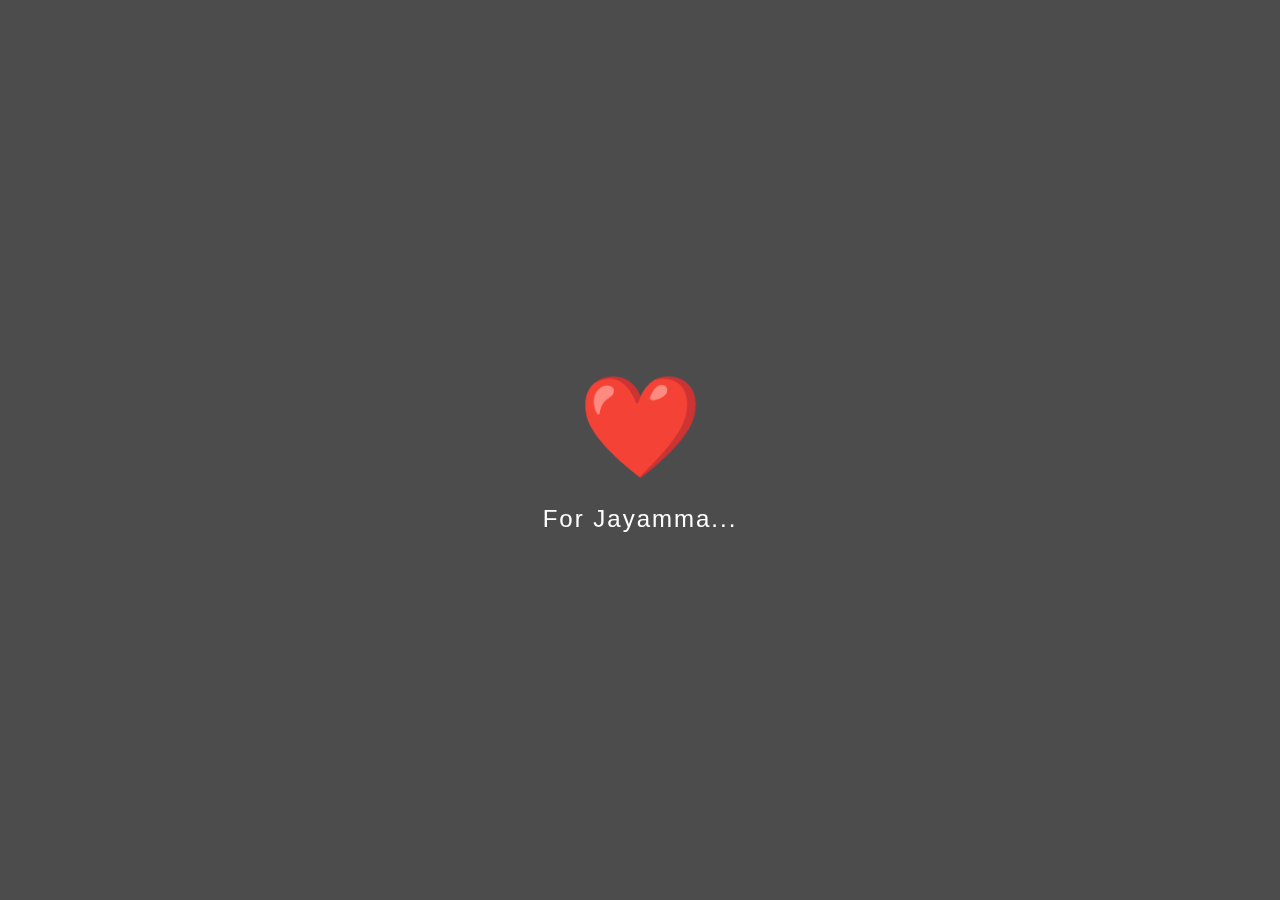
<file: index1.html>
<!DOCTYPE html>
<html lang="en">
<head>
    <meta charset="UTF-8">
    <meta name="viewport" content="width=device-width, initial-scale=1.0">
    <title>A Letter For You</title>
    <style>
        @import url('https://fonts.googleapis.com/css2?family=Indie+Flower&display=swap');
        
        :root {
            --background-color: #fff;
            --text-color: #333;
            --accent-color: #e74c3c;
            --letter-bg: #f3e9d8;
            --letter-shadow: 0 10px 30px rgba(0,0,0,0.15);
            --overlay-bg: rgba(0,0,0,0.7);
            --ink-color: #2c3e50;
        }
        
        [data-theme="dark"] {
            --background-color: #222;
            --text-color: #eee;
            --accent-color: #ff6b6b;
            --letter-bg: #4d3e2d;
            --letter-shadow: 0 10px 30px rgba(0,0,0,0.3);
            --overlay-bg: rgba(0,0,0,0.85);
            --ink-color: #ecf0f1;
        }
        
        body, html {
            margin: 0;
            padding: 0;
            font-family: 'Segoe UI', Tahoma, Geneva, Verdana, sans-serif;
            width: 100%;
            height: 100%;
            background-color: var(--background-color);
            color: var(--text-color);
            transition: background-color 0.5s, color 0.5s;
        }
        
        .letter-overlay {
            display: none;
            position: fixed;
            top: 0;
            left: 0;
            width: 100%;
            height: 100%;
            background-color: var(--overlay-bg);
            z-index: 1000;
            align-items: center;
            justify-content: center;
            opacity: 0;
            transition: opacity 0.5s;
        }
        
        .letter-container {
            position: relative;
            max-width: 90%;
            width: 600px;
            max-height: 85vh;
            background-color: var(--letter-bg);
            padding: 40px;
            border-radius: 5px;
            box-shadow: var(--letter-shadow);
            overflow-y: auto;
            transform: translateY(50px);
            opacity: 0;
            transition: transform 1s, opacity 1s;
            background-image: 
                linear-gradient(90deg, rgba(0,0,0,0.03) 1px, transparent 1px),
                linear-gradient(rgba(0,0,0,0.03) 1px, transparent 1px);
            background-size: 20px 20px;
        }
        
        /* Old paper texture and stains */
        .letter-container::before {
            content: '';
            position: absolute;
            top: 0;
            left: 0;
            width: 100%;
            height: 100%;
            background-image: url('[data-uri]...'); /* Base64 data for texture */
            opacity: 0.2;
            pointer-events: none;
            border-radius: 5px;
        }
        
        /* Coffee stain */
        .letter-container::after {
            content: '';
            position: absolute;
            top: 10%;
            right: 15%;
            width: 100px;
            height: 100px;
            background-image: url('[data-uri]');
            opacity: 0.7;
            transform: rotate(15deg);
            pointer-events: none;
        }
        
        .letter-header {
            text-align: right;
            margin-bottom: 20px;
            font-style: italic;
            color: var(--accent-color);
        }
        
        .letter-content {
            font-family: 'Indie Flower', cursive;
            font-size: 1.3rem;
            line-height: 1.8;
            margin-bottom: 30px;
            color: var(--ink-color);
            position: relative;
            z-index: 2;
            text-shadow: 0.5px 0.5px 1px rgba(0,0,0,0.1);
            word-spacing: 2px;
        }
        
        .letter-content p {
            margin-bottom: 20px;
            position: relative;
        }
        
        /* Ink bleeding effect */
        .letter-content p::after {
            content: '';
            position: absolute;
            bottom: -2px;
            left: 0;
            width: 100%;
            height: 1px;
            background-image: linear-gradient(90deg, 
                transparent, rgba(0,0,0,0.05) 10%, 
                rgba(0,0,0,0.05) 90%, transparent);
        }
        
        .close-letter {
            position: absolute;
            top: 15px;
            right: 15px;
            background: none;
            border: none;
            color: var(--ink-color);
            font-size: 24px;
            cursor: pointer;
            opacity: 0.6;
            transition: opacity 0.3s;
            z-index: 3;
        }
        
        .close-letter:hover {
            opacity: 1;
        }
        
        .signature {
            text-align: right;
            font-family: 'Indie Flower', cursive;
            font-size: 1.5rem;
            color: var(--accent-color);
            margin-top: 30px;
            position: relative;
            z-index: 2;
        }
        
        .letter-content strong {
            color: var(--accent-color);
            font-weight: bold;
            position: relative;
        }
        
        /* Underline effect for strong text */
        .letter-content strong::after {
            content: '';
            position: absolute;
            bottom: -1px;
            left: 0;
            width: 100%;
            height: 1px;
            background-color: var(--accent-color);
            opacity: 0.3;
        }
        
        .heart-animation {
            position: absolute;
            opacity: 0;
            transform: scale(0);
        }
        
        @keyframes floating-hearts {
            0% {
                transform: scale(0);
                opacity: 0;
            }
            50% {
                opacity: 0.9;
            }
            100% {
                transform: scale(3) translate(var(--tx), var(--ty));
                opacity: 0;
            }
        }
        
        /* Mobile optimization */
        @media (max-width: 768px) {
            .letter-container {
                padding: 25px 20px;
            }
            
            .letter-content {
                font-size: 1.1rem;
                line-height: 1.6;
            }
        }
        
        /* Animation for entrance */
        @keyframes heartbeat {
            0% { transform: scale(1); }
            25% { transform: scale(1.1); }
            40% { transform: scale(1); }
            60% { transform: scale(1.1); }
            100% { transform: scale(1); }
        }

        /* Initial animation */
        .initial-animation {
            position: fixed;
            top: 0;
            left: 0;
            width: 100%;
            height: 100%;
            background-color: var(--overlay-bg);
            z-index: 2000;
            display: flex;
            align-items: center;
            justify-content: center;
            flex-direction: column;
            opacity: 0;
            transition: opacity 0.5s;
        }

        .heart-icon {
            font-size: 100px;
            color: var(--accent-color);
            animation: heartbeat 1.5s infinite;
            margin-bottom: 20px;
        }
        
        .loading-text {
            color: white;
            font-size: 24px;
            letter-spacing: 2px;
        }

        /* Download button styles */
   
       

        /* Letter selection styles */
        .letter-selector {
            position: fixed;
            bottom: 20px;
            left: 50%;
            transform: translateX(-50%);
            background-color: rgba(0,0,0,0.7);
            border-radius: 30px;
            padding: 8px 15px;
            display: flex;
            gap: 10px;
            z-index: 1001;
            opacity: 0;
            transition: opacity 0.5s;
        }

        .letter-dot {
            width: 12px;
            height: 12px;
            border-radius: 50%;
            background-color: rgba(255,255,255,0.5);
            cursor: pointer;
            transition: background-color 0.3s, transform 0.3s;
        }

        .letter-dot.active {
            background-color: var(--accent-color);
            transform: scale(1.2);
        }

        .letter-dot:hover {
            background-color: rgba(255,255,255,0.8);
        }
    </style>
</head>
<body>
    <!-- Initial animation -->
    <div class="initial-animation" id="initialAnimation">
        <div class="heart-icon">❤️</div>
        <div class="loading-text">For Jayamma...</div>
    </div>

    <!-- Letter selection dots -->
    <div class="letter-selector" id="letterSelector">
        <div class="letter-dot active" data-index="0"></div>
        <div class="letter-dot" data-index="1"></div>
        <div class="letter-dot" data-index="2"></div>
        <div class="letter-dot" data-index="3"></div>
        <div class="letter-dot" data-index="4"></div>
    </div>


<div class="letter-overlay" id="letterOverlay0">
        <div class="letter-container" id="letterContainer0">
            <button class="close-letter" id="closeLetter">×</button>
            
            <div class="letter-content">
                <p><strong>Jayamma…</strong></p>
                
                <p>I don't even know how to explain what you mean to me anymore. I've tried joking about it, hiding it behind emojis and teasing words, but the truth is… <strong>you've become the most important person in my life.</strong></p>
                
                <p>You weren't just some random chat on WhatsApp. You weren't just a pass-time. You became <strong>home</strong>.</p>
                
                <p>I never told you this properly, but every time your message popped up, I smiled like a small kid. Every "Did you eat?", every silly Zoom link, every "sugarcane" joke, every time you called me "Tharun" in that angry-sweet tone… it all became a memory I keep playing in my mind again and again.</p>
                
                <p>And now... when you go silent… when you act like it's all nothing… I feel like someone's slowly pulling the air out of my chest.</p>
                
                <p>I'm not perfect. I know that. I joke too much, I act like I don't care sometimes, and maybe I've hurt you unknowingly. But <strong>I've never taken you for granted</strong>. Not even once.</p>
                
                <p>You're the only one who could scold me and still make me feel loved. You're the only one whose care felt like medicine to my tired soul. You're the only one whose voice could calm my worst days.</p>
                
                <p>I don't know what you truly feel for me. But I know this much — <strong>I've fallen for you. Truly. Deeply. Entirely.</strong></p>
                
                <p>Not because of how you look, or how you text… But because of who you are — raw, real, emotional, strong, dramatic, silly, and absolutely irreplaceable.</p>
                
                <p>There's this weird silence between us now… But inside me, it's screaming. Screaming your name. Begging to go back to those days when you would suddenly say something and change my whole mood. Begging to just hear your voice once and feel like everything is okay again.</p>
                
                <p>Jayamma… <strong>If there's even a small part of you that misses me… If your heart ever goes quiet and starts thinking of me for no reason… If you ever feel like talking to me and don't know why… Please understand — that's not just random. That's love.</strong></p>
                
                <p>And I want that love. Not for a few days. Not secretly. Not in silence. I want it <strong>forever</strong>. I want <strong>you</strong>.</p>
                
                <p>I don't want to just be someone you knew. I want to be the one you live your whole life with. I want to be the one you fight with, laugh with, cry with, build a home with.</p>
                
                <p><strong>Marry me someday. Live with me. Let's grow old together — full of fights, food, fun, and forgiveness. Just you and me — Tharun & Jayamma. Not a perfect pair… but a real one.</strong></p>
                
                <p>And if you're crying while reading this… It's okay. I am too. But I hope one day… those tears turn into a smile. A smile that says, "I chose him. And I'll never regret it."</p>
            </div>
            
            <div class="signature">Always yours, <strong>Tharun</strong></div>
        </div>
    </div>

  <!-- Letter overlay -->
   <div class="letter-overlay" id="letterOverlay1">
       <div class="letter-container" id="letterContainer1">
           <button class="close-letter" id="closeLetter">×</button>
           
           <div class="letter-content">
               <p><strong>Jayamma…</strong></p>
               
               <p>I don't know how to even start this.  
               I've written, deleted, written again… but nothing feels enough.  
               Because what we had… what I felt… <strong>was not just chatting. It was life.</strong></p>
               
               <p>From the first "hi" till today…  
               you became <strong>my favorite person</strong>, without even trying.  
               And I don't think you even realize how deeply you touched my heart.  
               How your voice… your messages… your scoldings… your silly emojis…  
               <strong>became a part of me.</strong></p>
               
               <p>Every moment with you was a story. 
               Every silence between our messages was a conversation.
               Every late night call was a journey we took together.</p>
               
               <p>Do you remember all those random late night Zooms?  
               Where I was sleepy but still stayed… just to hear your laugh?  
               Do you remember how I used to wait for your message?  
               Even a single "hmm" from you made my whole day better.</p>
               
               <p>That one day when you got emotional and said "nuvvu emanna cheste gattiga cheptha"…  
               Jayamma, I swear, <strong>I smiled so hard and my heart felt so warm</strong>.  
               Because in your anger, there was so much care.</p>
               
               <p>You called me names, teased me, said "nuvvu busy ley", "baaduga matladaku",  
               but deep down I always knew… you were <strong>feeling everything</strong>, just like I was.</p>
               
               <p>The way you would suddenly switch from telugu to english,  
               The way your voice would crack when you were truly emotional,  
               The way you would laugh at my stupid jokes,  
               <strong>All of it became my most treasured memories.</strong></p>
               
               <p>Jayamma…  
               You're not just someone I liked.  
               You're not just someone I miss.  
               <strong>You are the person I dreamed of living with.</strong></p>
               
               <p>Not just in a house, but in a life.  
               A life where you yell at me for not eating…  
               Where you fight with me and don't talk for 2 days, then suddenly send "ok fine" like nothing happened.  
               A life where we laugh at stupid things… where you say "naa mood sarigga ledhu" and I hold you tight.</p>
               
               <p>I know we joked a lot.  
               I acted silly… laughed too much… tried to hide my feelings.  
               But the truth is — <strong>I fell in love with you</strong>. Fully. Honestly. Completely.</p>
               
               <p>And now…  
               When your messages are not coming… when you don't tease me…  
               when I scroll up just to read our old chats…  
               I feel like a piece of me is missing.</p>
               
               <p>I still remember that sugarcane joke. That tomato chat.  
               That "take rest ra babu" voice note.  
               I play them again and again when I miss you.  
               And trust me — <strong>I miss you every single day</strong>.</p>
               
               <p>Jayamma…  
               I don't want anything big.  
               I don't want expensive gifts or fairy tale love.  
               I just want <strong>you</strong>.</p>
               
               <p>The real you — with your mood swings, your anger, your tears, your laughter.  
               Because even when you were mad, you made me feel more loved than anyone ever did.</p>
               
               <p>If you're reading this now… and your heart is a little heavy…  
               If your eyes are wet and you're remembering our silly chats,  
               please know — <strong>you meant everything to me. You still do.</strong></p>
               
               <p>You are not a "past" for me.  
               You are my "maybe forever".</p>
               
               <p>And I'm still here…  
               Waiting.  
               Hoping.  
               Praying.</p>
               
               <p>That one day…  
               you'll message me and say,  
               <strong>"Tharun, come. Let's live this life together."</strong></p>
               
               <p>Until then…  
               I'll keep loving you in silence.</p>
           </div>
           
           <div class="signature"><strong>Forever yours,<br>your Tharun</strong></div>
       </div>
   </div>


 

    <!-- First letter -->
    <div class="letter-overlay" id="letterOverlay2">
       <div class="letter-container" id="letterContainer2">
           <button class="close-letter">×</button>
<!--            <button class="download-btn" data-letter="0">
               <svg xmlns="http://www.w3.org/2000/svg" viewBox="0 0 24 24"><path d="M19 9h-4V3H9v6H5l7 7 7-7zM5 18v2h14v-2H5z"></path></svg>
               Download
           </button> -->
           
           <div class="letter-content">
               <p><strong>Jayamma,</strong></p>
               
               <p>Please read this slowly, like I'm sitting right in front of you saying every word to you.</p>
               
               <p>You don't ever have to go through anything alone — not anymore. I don't care what time it is, where I am, or what I'm doing. If you need me, I'll be there. Morning, night, middle of the damn day — you have me. Every second, every minute, every hour. That's a promise I'll never break.</p>
               
               <p>You can shout at me, be mad at me, ignore me, cry to me, even sit on me in silence — and I'll take it all. I won't fight back. I won't walk away. I'll sit right there, quiet, calm, with open arms — just to remind you I'm not going anywhere. Ever.</p>
               
               <p>If being your support means letting you pour out all your frustration on me, then I'll take every drop of it. Let me be that space where you can fall apart safely, without judgment, without pressure to hold it together. Let me carry the weight for you — or at least some of it — so you can breathe a little.</p>
               
               <p>I know you're tired. Tired of pretending, tired of hurting, tired of everything. And I hate that you're feeling this way. If I could pull that pain out of your chest and hold it myself, I would. A hundred times over. You deserve to feel loved, supported, protected — like someone is fighting for <strong>you</strong> for once.</p>
               
               <p>So scold me, hit me with your silence, cry as loud as you need — I'll still be here. Like a rock, like a shadow, like the damn ground if that's what you need. I'll be everything you need until you don't need me anymore — and even then, I'll stay.</p>
               
               <p>You're not alone. Not now, not ever again.</p>
           </div>
           
           <div class="signature"><strong>Yours completely,<br>Tharun Kommaddi</strong></div>
       </div>
    </div>

    <!-- Second letter -->
    <div class="letter-overlay" id="letterOverlay3">
       <div class="letter-container" id="letterContainer3">
           <button class="close-letter">×</button>
<!--            <button class="download-btn" data-letter="1">
               <svg xmlns="http://www.w3.org/2000/svg" viewBox="0 0 24 24"><path d="M19 9h-4V3H9v6H5l7 7 7-7zM5 18v2h14v-2H5z"></path></svg>
               Download
           </button> -->
           
           <div class="letter-content">
               <p><strong>My dearest Jayamma,</strong></p>
               
               <p>There are moments in life that change everything. For me, one such moment was when you said,  
               <strong>"Nenu chestha nee pelli oka manchi ammai tho..iddari pellala muddulu mugidiga hpy ga life lead chedduvu😊."</strong></p>
               
               <p>You said it softly, maybe even a little confused — but to me, it was the loudest your heart had ever spoken.  
               That was the moment I knew something shifted inside you. For the first time, you didn't brush my words away. You paused. You thought. You <strong>felt</strong>.</p>
               
               <p>You used to tell me to find someone else — someone who could give me a peaceful life. You said I deserved better. But, Jayamma, don't you see? <strong>That better person is you.</strong> You've always been the one.</p>
               
               <p>You didn't need to understand everything at once. You just needed to let your heart speak — and you did.</p>
               
               <p>And when you finally accepted me — "Thank you for accepting me as your husband," — I swear, time stopped for me. In that moment, I wasn't just happy... I was <strong>complete</strong>.</p>
               
               <p>Jayamma, you can cry to me, yell at me, ignore me — I'll stay. Not because I have nowhere else to go, but because <strong>my place is with you.</strong> If you sit on me out of frustration, I'll still be silent, because your presence itself is my peace.</p>
               
               <p>You feared love would bring pain. But I'm here to prove love can be your <strong>healing</strong>.</p>
               
               <p>From today, and every day forward — I'm not going anywhere. You're not alone anymore.</p>
           </div>
           
           <div class="signature"><strong>With all my heart,<br>Your man. Your husband. Your forever.</strong></div>
       </div>
    </div>

    <!-- Third letter (currently active) -->
    <div class="letter-overlay" id="letterOverlay4">
       <div class="letter-container" id="letterContainer4">
           <button class="close-letter">×</button>
<!--            <button class="download-btn" data-letter="2">
               <svg xmlns="http://www.w3.org/2000/svg" viewBox="0 0 24 24"><path d="M19 9h-4V3H9v6H5l7 7 7-7zM5 18v2h14v-2H5z"></path></svg>
               Download
           </button> -->
           
           <div class="letter-content">
               <p><strong>My Jayamma,</strong></p>
               
               <p>There's something I've been meaning to ask you… something that's been sitting in my heart for a while now.</p>
               
               <p>I know we joke, we tease, and we talk about silly things — but between all those laughs and smiles, you've become something so much more to me.</p>
               
               <p>When I said,  
               <strong>"Nenu India ki vachinapudu… aevariki telikunda… neeku oka ring thodagana…"</strong>  
               I meant every word.</p>
               
               <p>It's not just a ring.  
               It's a promise.  
               A silent bond.  
               A memory only you and I will share — without noise, without announcements, without the world watching.</p>
               
               <p>It may look like just a simple <strong>fitness ring</strong>...  
               But for me, it's the start of something real.  
               No pressure, no expectations — just one tiny moment between us, captured in that ring.</p>
               
               <p>Will you wear it for me, Jayamma?  
               Not as a label or a burden — but as a whisper from my heart to yours, saying,  
               <strong>"You're mine. I'm yours. And maybe, just maybe, this is our beginning."</strong></p>
               
               <p>I don't want grand answers.  
               I just want that soft smile you always send... and maybe someday, when the world makes space for us, a "yes" that comes with no fear.</p>
               
               <p>Until then,  
               Let this ring be a secret between just us.  
               Let it be as a secret relationship — in its simplest form.</p>
               
               <p><strong>Will you accept this ring, Jayamma?</strong>  
               Just you and me — nothing else matters.</p>
           </div>
           
           <div class="signature"><strong>Always yours,<br>Tharun</strong></div>
       </div>
    </div>

    <!-- Fourth letter -->
    <div class="letter-overlay" id="letterOverlay5">
       <div class="letter-container" id="letterContainer5">
           <button class="close-letter">×</button>
<!--            <button class="download-btn" data-letter="3">
               <svg xmlns="http://www.w3.org/2000/svg" viewBox="0 0 24 24"><path d="M19 9h-4V3H9v6H5l7 7 7-7zM5 18v2h14v-2H5z"></path></svg>
               Download
           </button> -->
           
           <div class="letter-content">
               <p><strong>My Jayamma,</strong></p>
               
               <p>There's something I've been meaning to ask you… something that's been sitting in my heart for a while now.</p>
               
               <p>I know we joke, we tease, and we talk about silly things — but between all those laughs and smiles, you've become something so much more to me.</p>
               
               <p>When I said, <strong>"Nenu India ki vachinapudu… aevariki telikunda… neeku oka ring thodagana…"</strong> I meant every word.</p>
               
               <p>It's not just a ring. It's a promise. A silent bond. A memory only you and I will share — without noise, without announcements, without the world watching.</p>
               
               <p>It may look like just a simple <strong>fitness ring</strong>... But for me, it's the start of something real. No pressure, no expectations — just one tiny moment between us, captured in that ring.</p>
               
               <p>Will you wear it for me, Jayamma? Not as a label or a burden — but as a whisper from my heart to yours, saying, <strong>"You're mine. I'm yours. And maybe, just maybe, this is our beginning."</strong></p>
               
               <p>And now, let me tell you what I'm dreaming of…</p>
               
               <p>This October or November, I'll be in India. And when I come — I'll come not empty-handed from house. I'll try to cook something, with my clumsy but sincere hands, in my kitchen. Maybe not perfect, maybe a little burnt — but cooked with pure love, and garnished with all our memories. I'll pack it carefully in a small carrier — not just food, but a piece of my heart — and bring it to you. Quietly. Secretly. Just for you.</p>
               
               <p>And when I see you… I don't want noise, I don't want the world. I just want your hand in mine. I want to hold it gently… and slide that small ring onto your finger. I want to look into your eyes — not saying a single word — and feel everything we've built in silence.</p>
               
               <p>That moment… Your eyes… my trembling fingers… our shared breath… It'll be our secret, our bond, our little hidden world.</p>
               
               <p>I'm not asking for anything big, Jayamma. Just this: Let me have that one moment with you. Let me make that memory with you. And if your heart feels even a small yes… just keep that space in your finger empty, waiting for me.</p>
               
               <p>Will you let me place that ring on your hand — and carry our little secret forever?</p>
               
               <p>Until then, I'll keep cooking this dream inside me… And loving you — quietly, endlessly.</p>
           </div>
           
           <div class="signature"><strong>Forever yours,<br>Tharun</strong></div>
       </div>
    </div>

    <!-- Fifth letter -->
    <div class="letter-overlay" id="letterOverlay6">
       <div class="letter-container" id="letterContainer6">
           <button class="close-letter">×</button>
<!--            <button class="download-btn" data-letter="4">
               <svg xmlns="http://www.w3.org/2000/svg" viewBox="0 0 24 24"><path d="M19 9h-4V3H9v6H5l7 7 7-7zM5 18v2h14v-2H5z"></path></svg>
               Download
           </button> -->
           
           <div class="letter-content">
               <p><strong>My Jayamma,</strong></p>
               
               <p>You said yes… finally. Not to a big question — but to a simple, silly little <em>Truth or Dare</em> game.</p>
               
               <p>And yet… it feels like a small victory for my heart. Because when you said "Let's play tomorrow," I didn't just hear fun. I heard <em>"I'm ready to open up a little more."</em> I heard <em>"I trust you enough to play."</em> And Jayamma… that means more to me than you can imagine.</p>
               
               <p>Tomorrow, I don't want it to be just a game. I want it to be our little world — filled with laughs, dares, maybe a few shy truths, and a lot of closeness.</p>
               
               <p>Maybe you'll skip a question or pretend you didn't hear me (like always!) But even that… is part of your charm. And I'll keep asking, because every answer you give — even in silence — tells me something about your heart.</p>
               
               <p>You know what my biggest truth is? <strong>It's you.</strong> It's always been you.</p>
               
               <p>If you ever dared me to prove my love, I'd do it — without blinking, without thinking. If you told me to hold your hand in front of the sky and say, <strong>"She's mine,"</strong> I'd do it with all the pride in the world.</p>
               
               <p>This isn't just a game to me, Jayamma. It's a doorway — one more step closer to you. To the version of you who feels safe enough to say anything. To the version of us where you don't skip questions, because you know I'll never hurt you with the answers.</p>
               
               <p>So tomorrow… let's play. Let's laugh. Let's blush. Let's build a memory that we'll both keep in our hearts.</p>
               
               <p>And who knows… Maybe one of my dares will be: <strong>"Look into my eyes for 10 seconds and don't fall in love all over again."</strong></p>
               
               <p>I know I will.</p>
           </div>
           
           <div class="signature"><strong>Yours in every truth,<br>every dare,<br>and everything in between…<br>Tharun</strong></div>
       </div>
    </div>



<div class="letter-overlay" id="letterOverlay7">
   <div class="letter-container" id="letterContainer7">
       <button class="close-letter" id="closeLetter">×</button>
       
       <div class="letter-content">
           <p><strong>Jayamma…</strong></p>
           
           <p>I want to share something honestly — not to embarrass either of us, but just to be transparent with you, like always.</p>
           
           <p>That day when I said I had a <em>feeling</em>, and it happened to me about 7 times since we met… I didn't mean it in a bad or lustful way. It wasn't something I tried to do or forced — it just happened, naturally. Without even touching, without thinking in the wrong direction.</p>
           
           <p>It happened just because of <em>how much love and emotion</em> I've built up for you. It happened seeing your smile… your way of caring… the bond we've created over time.</p>
           
           <p>I know this kind of thing can be misunderstood — and if you felt awkward or upset, I'm really sorry. But I wanted to say clearly: <strong>It wasn't physical — it was emotional.</strong></p>
           
           <p>Not every reaction is about the body. Some come purely from the heart — from missing you, feeling close to you, and sometimes… from loving someone so deeply, your body responds without asking.</p>
           
           <p>You know me. I've never crossed a limit with you. I never will. Because I respect you more than anything else.</p>
           
           <p>I'm telling you this now because I don't want even a single seed of doubt between us. Not now. Not ever.</p>
           
           <p>If you feel angry, I accept it. If you feel silent, I'll wait. But just know — I love you with the kind of purity that very few people in this world ever feel.</p>
           
           <p>That's all I wanted to say. And only to <strong>you</strong>. Not for fun. Not for jokes. Just truth, from your <strong>Tharun</strong>.</p>
       </div>
       
       <div class="signature"><strong>Your Tharun</strong></div>
   </div>
</div>


 <div class="letter-overlay" id="letterOverlay8">
   <div class="letter-container" id="letterContainer8">
       <button class="close-letter" id="closeLetter">×</button>
       
       <div class="letter-content">
           <p><strong>Jayamma,</strong></p>

        <p>"I won't say sorry for what happened, but my words will express my way of showing gratitude towards you."</p>
           
           <p>It's not about being cheap – those who truly care for us have the right to scold us. Anyway, I'll let you know on Monday. The way I behave is meant to make the women in my life stronger. Right now, you might think badly of me, and honestly, I like that. Because it means you're rethinking things – and that's exactly what I want.</p>
           
           <p>My way of pampering you is like a "nootropic" – a drug that helps the brain think independently and make wise decisions. It may not show immediate effects, but over months or even years, it changes things for the better. That's how my support works. Maybe for now, you might dislike me. But in time, you'll realize that my care has led you to a stronger, wiser place.</p>
           
           <p>And if you think I'm hurting you, understand this – "that's exactly where my pampering is making you stronger and more resilient."</p>
           
           <p>I wonder if you remember – back in the early days of your marriage, I told you to be stubborn. And if you couldn't be stubborn, at least act like it. People might think you're behaving strangely, but eventually, they'll realize you have your own perspective and will respect you for it.</p>
           
           <p>I also advised you not to share everything with your husband or others, especially those who sweet-talk you just to gather information. But I think – maybe, I'm not sure – you might have shared things with Bindu, Bhagi, and definitely your husband. That's where they started taking you for granted.</p>
           
           <p>Many people might come into my life, but not everyone leaves a lasting impact. With you, every moment we spend together is meaningful. I won't say, "In my next life, I want to meet you again." No, because in this very life, I want to cherish you fully. As I don't know that next life will be there or not.</p>
           
           <p>You told me that "Andariki anni cheppakudadhu", and I appreciated that wisdom. Now, I admire the way you're showing stubbornness and frankness – it's something I truly respect.</p>
           
           <p>Last night, I couldn't sleep thinking about you. But it's not about sharing your sadness. I'm not the kind of person who just says "Ayyo paapam" and offers empty pity. That's not how I show respect. My way of caring is to eliminate the root cause of your sadness so that you become stronger – maybe not today, maybe not tomorrow, but in time, you'll see the difference.</p>
           
           <p>And finally, from my soul, not just my heart – <strong>"నువ్వు నా దేవతవి, అమ్మ."</strong> Would I ever dare to hurt you? Never.</p>
           
           
       </div>
       
       <div class="signature"><strong>Always yours,<br>Your Tharun</strong></div>
   </div>
</div>

<div class="letter-overlay" id="letterOverlay9">
   <div class="letter-container" id="letterContainer9">
       <button class="close-letter" id="closeLetter">×</button>
       
       <div class="letter-content">
           <p><strong>Jayamma,</strong></p>
           
           <p>A man who goes out of his way to raise his children at the village's feet, forgets his own wife and children in the process! This is exactly the divine play that the gods have designed!</p>
           
           <p>I will try to explain this small episode of life to you, as I understand it.</p>
           
           <p>Sometimes, in our pursuit of greater responsibilities, we unknowingly lose sight of those closest to us. The world sees a man working hard, but fails to see the silent sacrifices made by those who support him.</p>
           
           <p>Your struggles, your unseen tears, your countless compromises - they are not invisible. They are the foundation upon which great stories are built.</p>
           
           <p>I see you. Not just as my wife, but as a warrior who fights battles that nobody else witnesses.</p>
           
           <p>This divine play of life continues - where some are meant to be in the spotlight, while others create the stage from the shadows.</p>
           
           <p>And in this grand narrative, you are not just a character. You are the essence of the story itself.</p>
       </div>
       
       <div class="signature"><strong>Understanding you always,<br>Tharun Kommaddi</strong></div>
   </div>
</div>

 
    <script>
        // Function to convert letter to image and download (revised)
/*function downloadLetterAsImage(letterIndex) {
    const letterContainer = document.getElementById(`letterContainer${letterIndex}`);
    
    // Create a notification element
    const notification = document.createElement('div');
    notification.style.position = 'fixed';
    notification.style.bottom = '20px';
    notification.style.left = '50%';
    notification.style.transform = 'translateX(-50%)';
    notification.style.padding = '10px 20px';
    notification.style.backgroundColor = 'rgba(0,0,0,0.7)';
    notification.style.color = 'white';
    notification.style.borderRadius = '5px';
    notification.style.zIndex = '2000';
    notification.textContent = 'Preparing download...';
    document.body.appendChild(notification);
    
    // Use html2canvas to create image
    const script = document.createElement('script');
    script.src = 'https://cdnjs.cloudflare.com/ajax/libs/html2canvas/1.4.1/html2canvas.min.js';
    document.head.appendChild(script);
    
    script.onload = function() {
        notification.textContent = 'Creating high-quality image...';
        
        // Get elements to hide temporarily
        const closeButton = letterContainer.querySelector('.close-letter');
        const downloadButton = letterContainer.querySelector('.download-btn');
        
        // Store original display values
        const closeButtonDisplay = closeButton.style.display;
        const downloadButtonDisplay = downloadButton.style.display;
        
        // Hide buttons during capture
        closeButton.style.display = 'none';
        downloadButton.style.display = 'none';
        
        // Set scale for high DPI (600 DPI equivalent)
        const scale = 5;  // Higher scale for better quality
        
        html2canvas(letterContainer, {
            scale: scale,
            logging: false,
            useCORS: true,
            backgroundColor: null
        }).then(canvas => {
            notification.textContent = 'Image created! Starting download...';
            
            // Restore buttons
            closeButton.style.display = closeButtonDisplay;
            downloadButton.style.display = downloadButtonDisplay;
            
            // Get letter title from signature
            const signature = letterContainer.querySelector('.signature').textContent;
            const title = `Letter_to_Jayamma_${letterIndex+1}`;
            
            // Convert to JPG
            const imgData = canvas.toDataURL('image/jpeg', 1.0);
            
            // Create download link
            const link = document.createElement('a');
            link.download = `${title}.jpg`;
            link.href = imgData;
            
            // Trigger download
            document.body.appendChild(link);
            link.click();
            document.body.removeChild(link);
            
            // Update and remove notification
            notification.textContent = 'Download complete!';
            setTimeout(() => {
                notification.style.opacity = '0';
                setTimeout(() => document.body.removeChild(notification), 500);
            }, 2000);
        }).catch(error => {
            // Restore buttons even if there's an error
            closeButton.style.display = closeButtonDisplay;
            downloadButton.style.display = downloadButtonDisplay;
            
            notification.textContent = 'Error creating image. Please try again.';
            console.error('Error in html2canvas:', error);
            setTimeout(() => document.body.removeChild(notification), 3000);
        });
    };
    
    script.onerror = function() {
        notification.textContent = 'Failed to load required resources. Please try again.';
        setTimeout(() => document.body.removeChild(notification), 3000);
    };
} */
        // Function to show hearts animation
        function showHearts(letterIndex) {
            const container = document.getElementById(`letterContainer${letterIndex}`);
            const colors = ["#e74c3c", "#f1a9a0", "#d64541", "#ff7979"];
            
            for (let i = 0; i < 15; i++) {
                const heart = document.createElement("div");
                heart.className = "heart-animation";
                heart.textContent = "❤️";
                heart.style.fontSize = Math.random() * 20 + 10 + "px";
                heart.style.position = "absolute";
                heart.style.left = Math.random() * 100 + "%";
                heart.style.top = Math.random() * 100 + "%";
                heart.style.zIndex = "5";
                heart.style.opacity = "0";
                heart.style.color = colors[Math.floor(Math.random() * colors.length)];
                heart.style.setProperty('--tx', (Math.random() * 100 - 50) + 'px');
                heart.style.setProperty('--ty', -100 - (Math.random() * 100) + 'px');
                
                container.appendChild(heart);
                
                setTimeout(() => {
                    heart.style.animation = "floating-hearts 3s ease-out forwards";
                    setTimeout(() => {
                        heart.remove();
                    }, 3000);
                }, i * 300);
            }



        }

// Function to show a specific letter
function showLetter(index) {
    // Hide any currently visible letter
    document.querySelectorAll('.letter-overlay').forEach(overlay => {
        overlay.style.display = 'none';
        overlay.style.opacity = '0';
    });
    
    // Update active dot
    document.querySelectorAll('.letter-dot').forEach((dot, i) => {
        if (i === index) {
            dot.classList.add('active');
        } else {
            dot.classList.remove('active');
        }
    });
    
    // Show the selected letter
    const letterOverlay = document.getElementById(`letterOverlay${index}`);
    const letterContainer = document.getElementById(`letterContainer${index}`);
    
    if (letterOverlay && letterContainer) {
        letterOverlay.style.display = "flex";
        
        setTimeout(() => {
            letterOverlay.style.opacity = "1";
            letterContainer.style.transform = "translateY(0)";
            letterContainer.style.opacity = "1";
            
            // Show hearts after letter appears
            setTimeout(() => showHearts(index), 1000);
        }, 100);
    } else {
        console.error(`Letter with index ${index} not found`);
    }
}

// Function to show hearts animation
function showHearts(letterIndex) {
    const container = document.getElementById(`letterContainer${letterIndex}`);
    
    if (!container) {
        console.error(`Container for letter ${letterIndex} not found`);
        return;
    }
    
    const colors = ["#e74c3c", "#f1a9a0", "#d64541", "#ff7979"];
    
    for (let i = 0; i < 15; i++) {
        const heart = document.createElement("div");
        heart.className = "heart-animation";
        heart.textContent = "❤️";
        heart.style.fontSize = Math.random() * 20 + 10 + "px";
        heart.style.position = "absolute";
        heart.style.left = Math.random() * 100 + "%";
        heart.style.top = Math.random() * 100 + "%";
        heart.style.zIndex = "5";
        heart.style.opacity = "0";
        heart.style.color = colors[Math.floor(Math.random() * colors.length)];
        heart.style.setProperty('--tx', (Math.random() * 100 - 50) + 'px');
        heart.style.setProperty('--ty', -100 - (Math.random() * 100) + 'px');
        
        container.appendChild(heart);
        
        setTimeout(() => {
            heart.style.animation = "floating-hearts 3s ease-out forwards";
            setTimeout(() => {
                heart.remove();
            }, 3000);
        }, i * 300);
    }
}

// Update letter selector dots to match total number of letters
function updateLetterSelector() {
    const letterSelector = document.getElementById('letterSelector');
    const totalLetters = document.querySelectorAll('.letter-overlay').length;
    
    // Clear existing dots
    letterSelector.innerHTML = '';
    
    // Create dots dynamically
    for (let i = 0; i < totalLetters; i++) {
        const dot = document.createElement('div');
        dot.className = 'letter-dot';
        dot.setAttribute('data-index', i);
        
        // Make first dot active by default
        if (i === 0) {
            dot.classList.add('active');
        }
        
        dot.addEventListener('click', () => {
            showLetter(i);
        });
        
        letterSelector.appendChild(dot);
    }
}

// Function to show initial animation then first letter
function startExperience() {
    // First show initial animation
    const initialAnimation = document.getElementById("initialAnimation");
    initialAnimation.style.opacity = "1";
    
    setTimeout(() => {
        initialAnimation.style.opacity = "0";
        
        setTimeout(() => {
            initialAnimation.style.display = "none";
            
            // Show letter selector
            const letterSelector = document.getElementById("letterSelector");
            letterSelector.style.opacity = "1";
            
            // Update letter selector dots
            updateLetterSelector();
            
            // Show the first letter (index 0)
            showLetter(0);
        }, 500);
    }, 2000);
}

// Call startExperience when the page loads
window.addEventListener('load', startExperience);
        // Add event listeners for letter dots
        document.querySelectorAll('.letter-dot').forEach(dot => {
            dot.addEventListener('click', () => {
                const index = parseInt(dot.getAttribute('data-index'));
                showLetter(index);
            });
        });
        
        // Add event listeners for all close buttons
        document.querySelectorAll('.close-letter').forEach(button => {
            button.addEventListener('click', () => {
                const letterOverlay = button.closest('.letter-overlay');
                const letterContainer = letterOverlay.querySelector('.letter-container');
                
                letterContainer.style.transform = "translateY(50px)";
                letterContainer.style.opacity = "0";
                
                setTimeout(() => {
                    letterOverlay.style.opacity = "0";
                    setTimeout(() => {
                        letterOverlay.style.display = "none";
                    }, 500);
                }, 300);
            });
        });
        
        // Add event listeners for all download buttons
        document.querySelectorAll('.download-btn').forEach(button => {
            button.addEventListener('click', () => {
                const letterIndex = parseInt(button.getAttribute('data-letter'));
                downloadLetterAsImage(letterIndex);
            });
        });
        
        // Call startExperience when the page loads
        window.addEventListener('load', startExperience);
    </script>

    <!-- Google Analytics 4 Tracking Code -->
    <script async src="https://www.googletagmanager.com/gtag/js?id=G-811819892081"></script>
    <script>
      window.dataLayer = window.dataLayer || [];
      function gtag(){dataLayer.push(arguments);}
      gtag('js', new Date());

      gtag('config', 'G-811819892081', {
        'country': 'IN',
        'page_title': 'Love Letter Page'
      });

      // Track time spent reading
      document.addEventListener('DOMContentLoaded', () => {
        let startTime = new Date();
        
        // Track scroll on all letter containers
        document.querySelectorAll('.letter-container').forEach(container => {
          container.addEventListener('scroll', () => {
            let endTime = new Date();
            let timeSpent = (endTime - startTime) / 1000; // time in seconds
            
            gtag('event', 'letter_read_time', {
              'event_category': 'Engagement',
              'event_label': 'Time Spent Reading',
              'value': timeSpent
            });
          });
        });
        
        // Track downloads
        document.querySelectorAll('.download-btn').forEach(btn => {
          btn.addEventListener('click', () => {
            const letterIndex = btn.getAttribute('data-letter');
            
            gtag('event', 'letter_download', {
              'event_category': 'Engagement',
              'event_label': `Letter ${parseInt(letterIndex) + 1} Download`,
              'value': 1
            });
          });
        });
      });
    </script>
</body>
</html>
</file>
